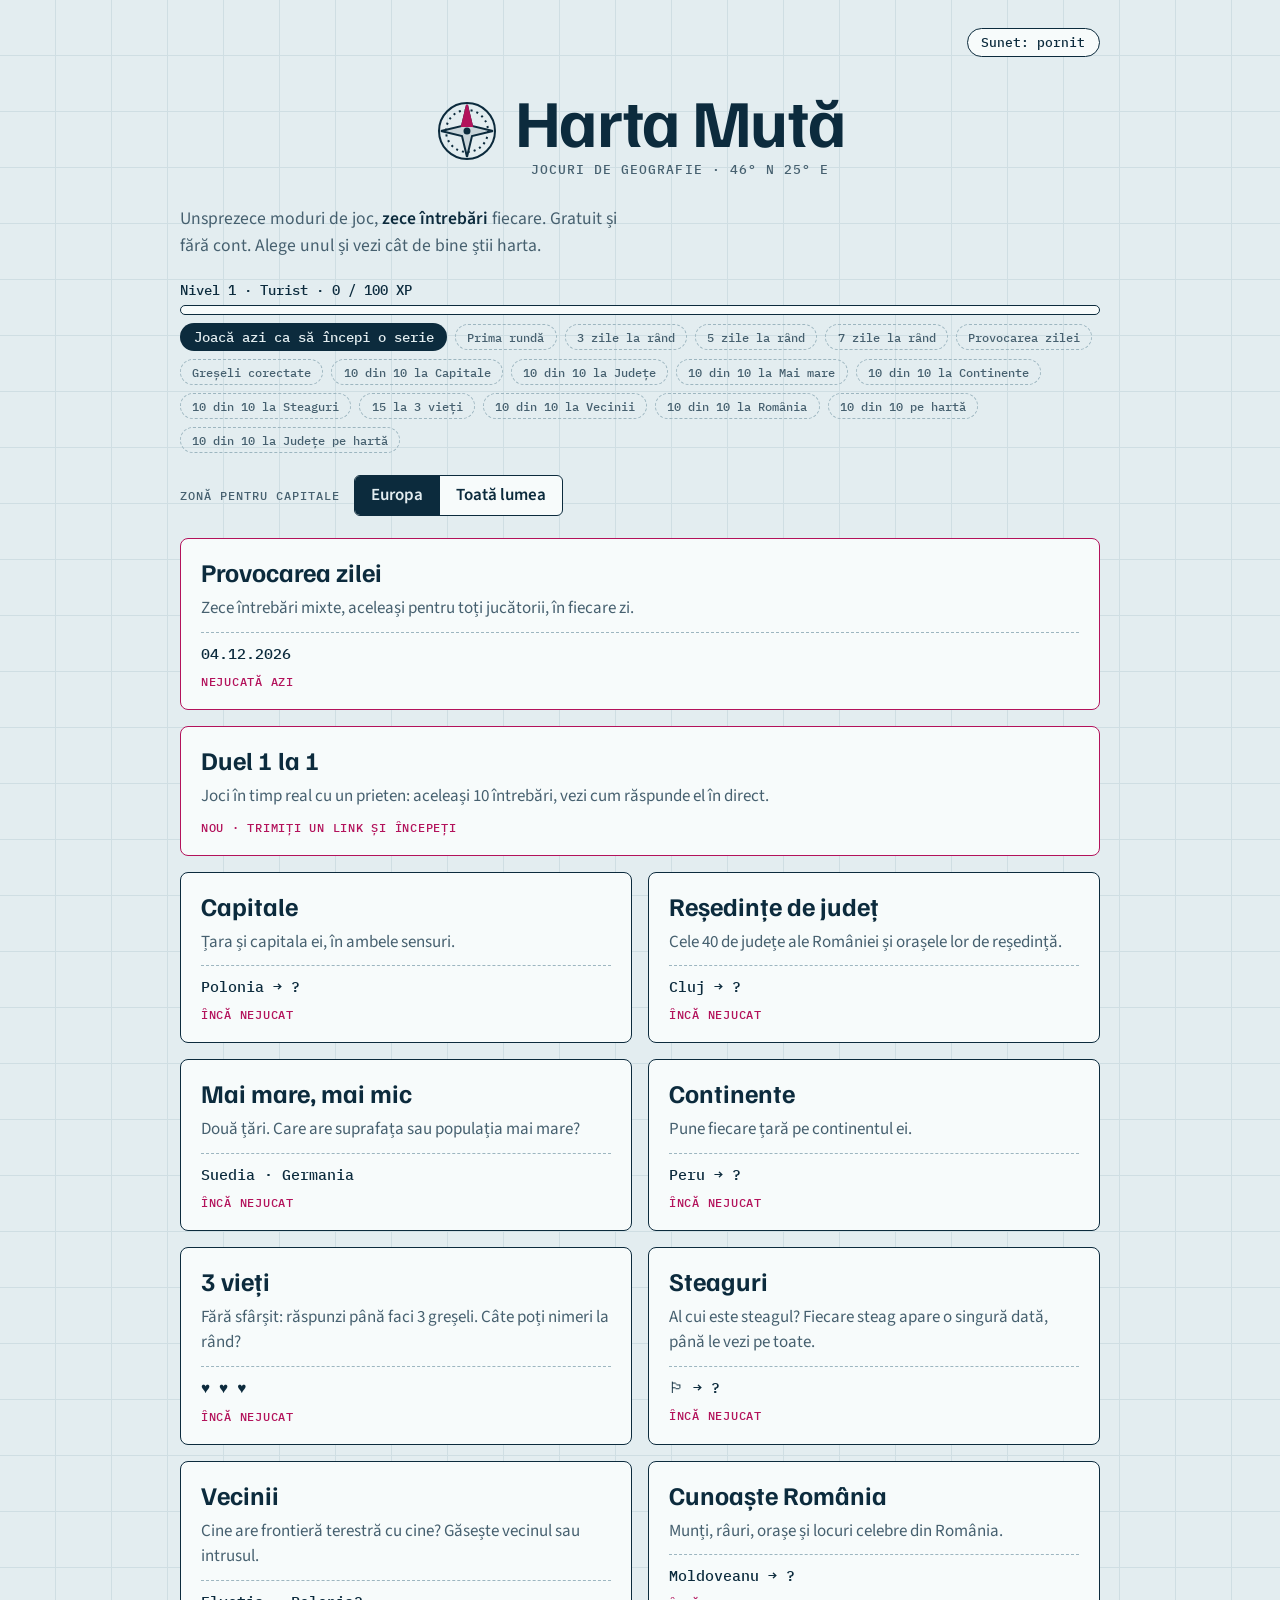
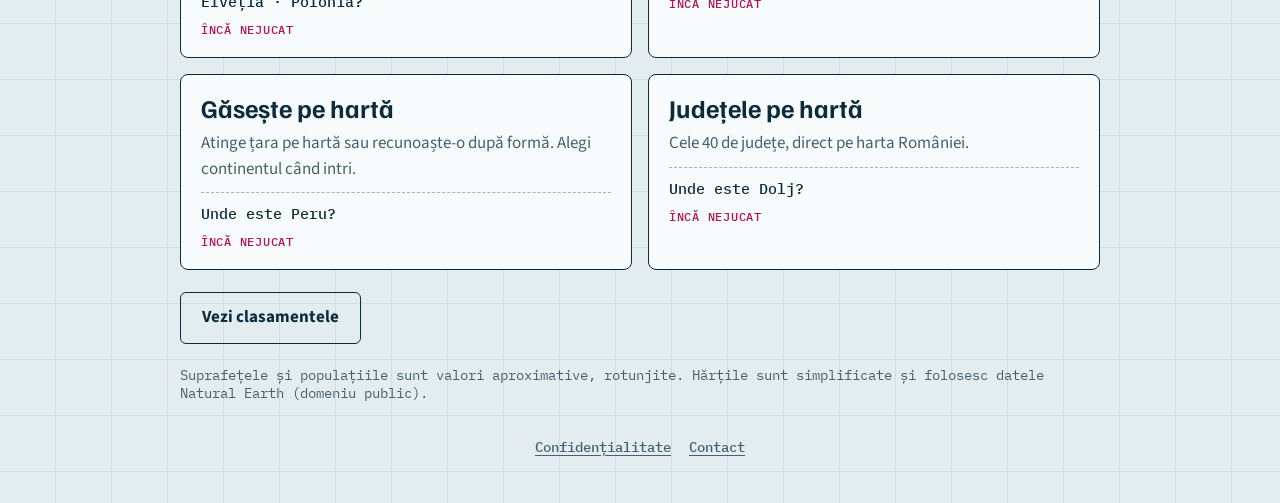
<file: index.html>
<!doctype html>
<html lang="ro">
<head>
<meta charset="utf-8">
<meta name="viewport" content="width=device-width, initial-scale=1, viewport-fit=cover">
<title>Harta Mută</title>
<meta name="description" content="Jocuri de geografie în română: capitale, vecini, hărți interactive, județele României, continente și provocarea zilei.">
<link rel="preconnect" href="https://fonts.googleapis.com">
<link rel="preconnect" href="https://fonts.gstatic.com" crossorigin>
<link rel="stylesheet" href="https://fonts.googleapis.com/css2?family=Familjen+Grotesk:wght@500;700&family=IBM+Plex+Mono:wght@400;500&family=Source+Sans+3:wght@400;600;700&display=swap">
<style>
  html { color-scheme: light; }
  body { margin: 0; }
  img { max-width: 100%; }
  [hidden] { display: none !important; }
  /* Layout: o foaie de hartă (grilă de paralele și meridiane) cu un singur rând de jocuri deasupra; accentul magenta vine din hărțile nautice. */
  :root {
    --sea: #E3EDF0;
    --paper: #F7FBFB;
    --ink: #0C2B3D;
    --ink-soft: #46606F;
    --rule: #CFDEE3;
    --rule-strong: #9DB6C0;
    --accent: #B3125B;
    --accent-ink: #FFFFFF;
    --good: #137A4B;
    --good-bg: #DDF2E7;
    --bad: #D32F2F;
    --bad-bg: #FDE3E3;
    --land: #FBFEFE;
    --land-dim: #C9D9DF;
    --f-display: 'Familjen Grotesk', 'Helvetica Neue', Arial, sans-serif;
    --f-body: 'Source Sans 3', system-ui, -apple-system, 'Segoe UI', sans-serif;
    --f-mono: 'IBM Plex Mono', ui-monospace, Menlo, Consolas, monospace;
  }
  @media (prefers-color-scheme: dark) {
    :root:not([data-theme="light"]) {
      --sea: #0A1B26;
      --paper: #11293A;
      --ink: #DCEAF0;
      --ink-soft: #8FA9B8;
      --rule: #14303F;
      --rule-strong: #2E5266;
      --accent: #F0589A;
      --accent-ink: #0A1B26;
      --good: #4CC98B;
      --good-bg: #12362A;
      --bad: #FF6B6B;
      --bad-bg: #40202A;
      --land: #234B67;
      --land-dim: #132E3E;
      color-scheme: dark;
    }
  }
  :root[data-theme="dark"] {
    --sea: #0A1B26;
    --paper: #11293A;
    --ink: #DCEAF0;
    --ink-soft: #8FA9B8;
    --rule: #14303F;
    --rule-strong: #2E5266;
    --accent: #F0589A;
    --accent-ink: #0A1B26;
    --good: #4CC98B;
    --good-bg: #12362A;
    --bad: #FF6B6B;
    --bad-bg: #40202A;
    --land: #234B67;
    --land-dim: #132E3E;
    color-scheme: dark;
  }

  * { box-sizing: border-box; }
  body {
    background-color: var(--sea);
    background-image:
      linear-gradient(var(--rule) 1px, transparent 1px),
      linear-gradient(90deg, var(--rule) 1px, transparent 1px);
    background-size: 56px 56px;
    background-position: -1px -1px;
    color: var(--ink);
    font: 400 17px/1.5 var(--f-body);
    padding-block: 28px 48px;
    padding-left: max(16px, env(safe-area-inset-left, 0px));
    padding-right: max(16px, env(safe-area-inset-right, 0px));
    min-height: 100vh;
  }
  .wrap { max-width: 920px; margin: 0 auto; display: grid; gap: 28px; }
  h1, h2, h3 { font-family: var(--f-display); text-wrap: balance; margin: 0; line-height: 1.05; }
  p { margin: 0; }
  button { font: inherit; color: inherit; }
  :focus-visible { outline: 3px solid var(--accent); outline-offset: 2px; }

  /* Antet */
  .brand { display: flex; align-items: center; justify-content: center; text-align: center; gap: 16px; flex-wrap: wrap; }
  a.brand { color: inherit; text-decoration: none; cursor: pointer; }
  a.brand:hover h1 { color: var(--accent); }
  .brand svg { width: 64px; height: 64px; flex: none; color: var(--ink); }
  .brand h1 { font-size: clamp(2.5rem, 8vw, 4.2rem); font-weight: 700; letter-spacing: -0.02em; }
  .coords { font: 500 0.8rem var(--f-mono); letter-spacing: 0.08em; text-transform: uppercase; color: var(--ink-soft); margin-top: 6px; }
  .lead { max-width: 52ch; color: var(--ink-soft); font-size: 1.1rem; }
  .lead strong { color: var(--ink); font-weight: 600; }

  /* Bară de stare și selector de zonă */
  .status { display: flex; align-items: center; justify-content: space-between; gap: 12px 18px; flex-wrap: wrap; }
  .streak { font: 500 0.9rem var(--f-mono); color: var(--ink); }
  .chip { border: 1.5px solid var(--ink); background: var(--paper); border-radius: 6px; padding: 0.35rem 0.8rem; font: 500 0.85rem var(--f-mono); cursor: pointer; }
  .chip[aria-pressed="false"] { color: var(--ink-soft); border-color: var(--rule-strong); }
  .zone { display: flex; align-items: center; gap: 14px; flex-wrap: wrap; }
  .zone-label { font: 500 0.78rem var(--f-mono); letter-spacing: 0.08em; text-transform: uppercase; color: var(--ink-soft); }
  .seg { display: inline-flex; border: 1.5px solid var(--ink); border-radius: 6px; overflow: hidden; background: var(--paper); }
  .seg input { position: absolute; opacity: 0; pointer-events: none; }
  .seg label { padding: 0.45rem 1rem; cursor: pointer; font-weight: 600; }
  .seg input + label + input + label { border-left: 1.5px solid var(--ink); }
  .seg input:checked + label { background: var(--ink); color: var(--sea); }
  .seg input:focus-visible + label { outline: 3px solid var(--accent); outline-offset: -3px; }

  /* Plăcile jocurilor */
  .tiles { display: grid; grid-template-columns: repeat(2, minmax(0, 1fr)); gap: 16px; }
  .tile {
    display: grid; gap: 10px; align-content: start; text-align: left;
    background: var(--paper); border: 1.5px solid var(--ink); border-radius: 8px;
    padding: 20px; cursor: pointer; min-width: 0;
    transition: transform 0.12s ease, box-shadow 0.12s ease;
  }
  .tile.daily { grid-column: 1 / -1; border-color: var(--accent); }
  .tile:hover:not(:disabled) { transform: translate(-2px, -2px); box-shadow: 4px 4px 0 var(--accent); }
  .tile:disabled { cursor: default; }
  .tile h2 { font-size: 1.6rem; font-weight: 700; }
  .tile p { color: var(--ink-soft); }
  .tile .sample { font: 500 0.95rem var(--f-mono); color: var(--ink); border-top: 1px dashed var(--rule-strong); padding-top: 10px; }
  .tile .record { font: 500 0.78rem var(--f-mono); letter-spacing: 0.06em; text-transform: uppercase; color: var(--accent); }
  .note { font: 400 0.85rem var(--f-mono); color: var(--ink-soft); }

  /* Insigne */
  .badges-box { background: var(--paper); border: 1.5px solid var(--ink); border-radius: 8px; padding: 0; }
  .badges-box summary { cursor: pointer; padding: 14px 18px; font: 500 0.9rem var(--f-mono); letter-spacing: 0.04em; }
  .badges { display: grid; grid-template-columns: repeat(auto-fill, minmax(15rem, 1fr)); gap: 10px; padding: 0 18px 18px; }
  .badge { display: grid; gap: 2px; padding: 10px 12px; border: 1.5px dashed var(--rule-strong); border-radius: 6px; color: var(--ink-soft); min-width: 0; }
  .badge strong { font-family: var(--f-display); font-size: 1.05rem; }
  .badge span { font-size: 0.9rem; }
  .badge.on { border-style: solid; border-color: var(--good); background: var(--good-bg); color: var(--ink); }
  .badge.on strong { color: var(--good); }

  /* Ecran de joc */
  .play, .end { background: var(--paper); border: 1.5px solid var(--ink); border-radius: 8px; padding: 22px; display: grid; gap: 22px; }
  .bar { display: flex; align-items: center; justify-content: space-between; gap: 12px; flex-wrap: wrap; }
  .link { background: none; border: 0; padding: 4px 0; cursor: pointer; font-weight: 600; color: var(--ink); text-decoration: underline; text-underline-offset: 4px; }
  .stats { display: flex; gap: 18px; flex-wrap: wrap; align-items: center; font: 500 0.85rem var(--f-mono); font-variant-numeric: tabular-nums; color: var(--ink-soft); }
  .stats b { color: var(--ink); font-weight: 500; }
  .ticks { display: flex; gap: 5px; }
  .tick { flex: 1; height: 6px; border-radius: 2px; background: var(--rule-strong); }
  .tick.good { background: var(--good); }
  .tick.bad { background: var(--bad); }
  .tick.now { background: var(--ink); }
  .q { display: grid; gap: 6px; }
  .kicker { font: 500 0.78rem var(--f-mono); letter-spacing: 0.1em; text-transform: uppercase; color: var(--accent); }
  .prompt { font-family: var(--f-display); font-weight: 700; font-size: clamp(2rem, 6.5vw, 3.2rem); line-height: 1.05; letter-spacing: -0.015em; overflow-wrap: anywhere; }
  .ask { color: var(--ink-soft); font-size: 1.1rem; }
  .opts { display: grid; grid-template-columns: repeat(2, minmax(0, 1fr)); gap: 12px; }
  .opts.six { grid-template-columns: repeat(3, minmax(0, 1fr)); }
  .opt {
    display: flex; align-items: center; gap: 12px; text-align: left; min-height: 3.4rem;
    padding: 0.8rem 1rem; border: 1.5px solid var(--ink); border-radius: 6px;
    background: var(--paper); font-weight: 600; font-size: 1.05rem; cursor: pointer; min-width: 0;
    transition: transform 0.12s ease, box-shadow 0.12s ease;
  }
  .opt .txt { display: grid; gap: 2px; min-width: 0; overflow-wrap: anywhere; }
  .opt .detail { font: 500 0.85rem var(--f-mono); color: var(--ink-soft); }
  .opt kbd { font: 500 0.75rem var(--f-mono); color: var(--ink-soft); border: 1px solid var(--rule-strong); border-radius: 3px; padding: 0.1rem 0.4rem; flex: none; }
  .opt:hover:not(:disabled) { transform: translate(-2px, -2px); box-shadow: 3px 3px 0 var(--accent); }
  .opt:disabled { cursor: default; }
  .opt.right { background: var(--good-bg); border-color: var(--good); animation: pop 0.28s ease; }
  .opt.wrong { background: var(--bad-bg); border-color: var(--bad); animation: shake 0.32s ease; }
  .opt.dim { opacity: 0.6; }
  .opts.duo .opt { min-height: 5rem; font-size: 1.25rem; font-family: var(--f-display); }
  .feedback { min-height: 3rem; display: flex; align-items: center; justify-content: space-between; gap: 14px; flex-wrap: wrap; }
  .fb-text { font-weight: 600; flex: 1 1 16rem; }
  .fb-text.good { color: var(--good); }
  .fb-text.bad { color: var(--bad); }
  .fact { border-left: 4px solid var(--accent); padding: 4px 0 4px 14px; color: var(--ink); animation: fade 0.3s ease; }
  .fact-k { font: 500 0.78rem var(--f-mono); letter-spacing: 0.1em; text-transform: uppercase; color: var(--accent); margin-right: 6px; }
  .btn {
    border: 0; border-radius: 6px; background: var(--accent); color: var(--accent-ink);
    padding: 0.75rem 1.3rem; font-weight: 700; cursor: pointer;
  }
  .btn.ghost { background: transparent; color: var(--ink); border: 1.5px solid var(--ink); }
  .btn:hover { filter: brightness(1.08); }
  .btn:disabled { opacity: 0.55; cursor: default; filter: none; }

  @keyframes pop { 0% { transform: scale(1); } 40% { transform: scale(1.04); } 100% { transform: scale(1); } }
  @keyframes shake { 0%, 100% { transform: translateX(0); } 20% { transform: translateX(-6px); } 40% { transform: translateX(6px); } 60% { transform: translateX(-4px); } 80% { transform: translateX(3px); } }
  @keyframes fade { from { opacity: 0; transform: translateY(4px); } to { opacity: 1; transform: none; } }

  /* Rezultat */
  .end { justify-items: start; }
  .score { font-family: var(--f-display); font-weight: 700; font-size: clamp(4rem, 16vw, 7rem); line-height: 0.95; font-variant-numeric: tabular-nums; }
  .score small { font-size: 0.35em; color: var(--ink-soft); font-weight: 500; }
  .end .msg { font-size: 1.2rem; max-width: 40ch; }
  .end .rec { font: 500 0.85rem var(--f-mono); color: var(--ink-soft); }
  .end .rec.good { color: var(--good); }
  .wrong-box { display: grid; gap: 8px; width: 100%; }
  .wrong-box h3 { font-size: 1.2rem; }
  .wrong-list { list-style: none; margin: 0; padding: 0; border: 1.5px solid var(--bad); border-radius: 6px; background: var(--bad-bg); }
  .wrong-list li { padding: 0.5rem 0.9rem; border-top: 1px dashed var(--rule-strong); overflow-wrap: anywhere; }
  .wrong-list li:first-child { border-top: 0; }
  .actions { display: flex; gap: 12px; flex-wrap: wrap; }

  /* Clasamente */
  .board-tabs { display: flex; flex-wrap: wrap; gap: 8px; }
  .tab { border: 1.5px solid var(--ink); background: var(--paper); border-radius: 6px; padding: 0.45rem 0.9rem; font-weight: 600; cursor: pointer; }
  .tab[aria-pressed="true"] { background: var(--ink); color: var(--sea); }
  .board { list-style: none; margin: 0; padding: 0; border: 1.5px solid var(--ink); border-radius: 6px; overflow: hidden; background: var(--paper); width: 100%; }
  .board li { display: grid; grid-template-columns: 2.4rem minmax(0, 1fr) auto; gap: 10px; align-items: baseline; padding: 0.55rem 0.9rem; border-top: 1px dashed var(--rule-strong); }
  .board li:first-child { border-top: 0; }
  .board .rk { font: 500 0.85rem var(--f-mono); color: var(--ink-soft); font-variant-numeric: tabular-nums; }
  .board .nm { overflow-wrap: anywhere; font-weight: 600; }
  .board .sc { font: 500 0.95rem var(--f-mono); font-variant-numeric: tabular-nums; }
  .board li.me { background: var(--good-bg); }
  .board-msg { font: 400 0.9rem var(--f-mono); color: var(--ink-soft); }
  .submit { display: grid; gap: 8px; width: 100%; max-width: 28rem; }
  .submit label { font: 500 0.78rem var(--f-mono); letter-spacing: 0.08em; text-transform: uppercase; color: var(--ink-soft); }
  .submit .row { display: flex; gap: 10px; flex-wrap: wrap; }
  .submit input { flex: 1 1 10rem; min-width: 0; padding: 0.7rem 0.8rem; border: 1.5px solid var(--ink); border-radius: 6px; background: var(--paper); color: var(--ink); font: inherit; }

  @media (max-width: 640px) {
    body { font-size: 16px; padding-block: 20px 36px; }
    .tiles, .opts { grid-template-columns: minmax(0, 1fr); }
    .opts.six { grid-template-columns: repeat(2, minmax(0, 1fr)); }
    .opts.duo { grid-template-columns: minmax(0, 1fr); }
    .play, .end { padding: 16px; }
    .brand svg { width: 52px; height: 52px; }
  }
  @media (prefers-reduced-motion: reduce) {
    .tile, .opt { transition: none; }
    .tile:hover:not(:disabled), .opt:hover:not(:disabled) { transform: none; }
    .opt.right, .opt.wrong, .fact { animation: none; }
  }

  /* Unelte, serie, insigne */
  .tools { display: flex; justify-content: flex-end; }
  .chip { border: 1.5px solid var(--ink); background: var(--paper); border-radius: 999px; padding: 0.3rem 0.85rem; font: 500 0.8rem var(--f-mono); cursor: pointer; }
  .chip[aria-pressed="false"] { color: var(--ink-soft); border-style: dashed; }
  .strip { display: flex; flex-wrap: wrap; gap: 8px; align-items: center; }
  .streak { font: 500 0.85rem var(--f-mono); padding: 0.3rem 0.85rem; border-radius: 999px; background: var(--ink); color: var(--sea); }
  .badge { font: 500 0.78rem var(--f-mono); padding: 0.25rem 0.7rem; border-radius: 999px; border: 1.5px solid var(--accent); color: var(--accent); }
  .badge.locked { border: 1.5px dashed var(--rule-strong); color: var(--ink-soft); }
  .tile.daily { grid-column: 1 / -1; border-color: var(--accent); }
  .newbadge { font: 500 0.9rem var(--f-mono); color: var(--accent); }

  /* Curiozitate și greșeli */
  .fact { margin: 0; padding: 0.8rem 1rem; border-left: 4px solid var(--accent); background: var(--sea); border-radius: 0 6px 6px 0; max-width: 60ch; }
  .wrong-box { width: 100%; display: grid; gap: 8px; }
  .wrong-box h3 { font-size: 1.1rem; }
  .wrong-list { margin: 0; padding: 0; list-style: none; display: grid; gap: 6px; font: 500 0.92rem var(--f-mono); }
  .wrong-list li { border-left: 3px solid var(--bad); padding: 0.2rem 0 0.2rem 0.7rem; overflow-wrap: anywhere; }

  @keyframes shake { 0%, 100% { transform: translateX(0); } 25% { transform: translateX(-6px); } 75% { transform: translateX(6px); } }
  @keyframes pop { 0% { transform: scale(1); } 50% { transform: scale(1.03); } 100% { transform: scale(1); } }
  .opt.wrong { animation: shake 0.35s ease; }
  .opt.right { animation: pop 0.3s ease; }
  @media (prefers-reduced-motion: reduce) { .opt.wrong, .opt.right { animation: none; } }

  /* Nivele */
  .xp { flex: 1 1 100%; display: grid; gap: 6px; }
  .xp-text { font: 500 0.85rem var(--f-mono); }
  .xpbar { height: 10px; border: 1.5px solid var(--ink); border-radius: 999px; overflow: hidden; background: var(--paper); }
  .xpbar span { display: block; height: 100%; background: var(--accent); transition: width 0.4s ease; }
  /* Duel */
  .duelbar { display: grid; gap: 6px; padding: 10px 12px; border: 1.5px dashed var(--rule-strong); border-radius: 6px; }
  .duel-code { font: 700 clamp(2.4rem, 11vw, 3.6rem)/1 var(--f-mono); letter-spacing: 0.14em; margin: 0; }
  .duel-players { list-style: none; margin: 0; padding: 0; display: grid; gap: 6px; font: 500 0.95rem var(--f-mono); }
  .duel-players li { border-left: 3px solid var(--accent); padding: 0.2rem 0 0.2rem 0.7rem; overflow-wrap: anywhere; }
  .duel-end { display: grid; gap: 12px; width: 100%; }
  .submit select { padding: 0.7rem 0.8rem; border: 1.5px solid var(--ink); border-radius: 6px; background: var(--paper); color: var(--ink); font: inherit; }
  .submit .row input[readonly] { font: 500 0.85rem var(--f-mono); }
  /* Hărți */
  .prompt.long { font-size: clamp(1.5rem, 4.6vw, 2.2rem); line-height: 1.15; }
  .flag { display: block; width: min(100%, 360px); height: auto; aspect-ratio: 4 / 3; object-fit: contain; border: 1.5px solid var(--ink); border-radius: 6px; background: var(--paper); }
  .mapbox { position: relative; border: 1.5px solid var(--ink); border-radius: 8px; background: var(--sea); overflow: hidden; }
  .mapbox svg { display: block; width: 100%; height: auto; max-height: 72vh; touch-action: pan-y; cursor: grab; user-select: none; -webkit-user-select: none; }
  .mapbox svg.zoomed { touch-action: none; }
  .mtools { position: absolute; top: 8px; right: 8px; display: grid; gap: 6px; }
  .mbtn { width: 40px; height: 40px; border: 1.5px solid var(--ink); background: var(--paper); border-radius: 6px; font: 700 1.2rem/1 var(--f-body); cursor: pointer; }
  .mbtn:hover { background: var(--ink); color: var(--sea); }
  .mp { fill: var(--land); stroke: var(--ink-soft); stroke-width: 0.7px; stroke-linejoin: round; vector-effect: non-scaling-stroke; }
  .mp.on { cursor: pointer; }
  .mp.on:hover { fill: color-mix(in srgb, var(--accent) 26%, var(--land)); }
  .mp.off { fill: var(--land-dim); stroke: var(--rule-strong); pointer-events: none; }
  .mp.mark { fill: var(--accent); stroke: var(--ink); stroke-width: 1.4px; }
  .mp.right { fill: var(--good); stroke: var(--ink); stroke-width: 1.4px; }
  .mp.wrong { fill: var(--bad); stroke: var(--ink); stroke-width: 1.4px; }
  .mapbox.pick .mp.on, .mapbox.done .mp.on { pointer-events: none; cursor: default; }
  .mlab { font-family: var(--f-display); font-weight: 700; fill: var(--ink); stroke: var(--paper); paint-order: stroke; stroke-linejoin: round; pointer-events: none; }

  /* Subsol și loc pentru reclame (inactiv până se completează ADSENSE în script) */
  .foot { display: flex; gap: 18px; flex-wrap: wrap; justify-content: center; padding-top: 8px; font: 500 0.85rem var(--f-mono); }
  .foot a { color: var(--ink-soft); text-underline-offset: 3px; }
  .ad-slot { width: 100%; min-height: 90px; display: grid; gap: 4px; justify-items: stretch; overflow: hidden; }
  .ad-label { font: 500 0.7rem var(--f-mono); letter-spacing: 0.08em; text-transform: uppercase; color: var(--ink-soft); }
</style>
</head>
<body>
<div class="wrap">
  <div class="tools">
    <button class="chip" id="snd" type="button" aria-pressed="true">Sunet: pornit</button>
  </div>

  <header>
    <a class="brand" id="brand" href="./" aria-label="Harta Mută, înapoi la meniu">
      <svg viewBox="0 0 64 64" role="img" aria-label="Roza vânturilor" fill="none" stroke="currentColor" stroke-width="2">
        <circle cx="32" cy="32" r="28"/>
        <circle cx="32" cy="32" r="21" stroke-dasharray="2 4"/>
        <polygon points="32,6 37,27 58,32 37,37 32,58 27,37 6,32 27,27" fill="currentColor" fill-opacity="0.12"/>
        <polygon points="32,6 37,27 27,27" fill="var(--accent)" stroke="var(--accent)"/>
        <circle cx="32" cy="32" r="2.5" fill="currentColor"/>
      </svg>
      <div>
        <h1>Harta Mută</h1>
        <p class="coords">Jocuri de geografie · 46° N 25° E</p>
      </div>
    </a>
  </header>

  <!-- ECRAN: alegerea jocului -->
  <main id="home" class="wrap" style="gap:22px">
    <p class="lead">Unsprezece moduri de joc, <strong>zece întrebări</strong> fiecare. Gratuit și fără cont. Alege unul și vezi cât de bine știi harta.</p>

    <div class="strip" id="strip" aria-label="Seria și insignele tale"></div>

    <div class="zone">
      <span class="zone-label" id="zone-label">Zonă pentru Capitale</span>
      <div class="seg" role="radiogroup" aria-labelledby="zone-label">
        <input type="radio" name="zone" id="zone-e" value="E" checked>
        <label for="zone-e">Europa</label>
        <input type="radio" name="zone" id="zone-w" value="W">
        <label for="zone-w">Toată lumea</label>
      </div>
    </div>

    <div class="tiles" id="tiles"></div>
    <div><button class="btn ghost" id="show-boards" type="button" hidden>Vezi clasamentele</button></div>
    <p class="note">Suprafețele și populațiile sunt valori aproximative, rotunjite. Hărțile sunt simplificate și folosesc datele Natural Earth (domeniu public).</p>
    <div class="ad-slot" id="ad-home" hidden></div>
  </main>

  <!-- ECRAN: jocul -->
  <section id="play" class="play" hidden aria-live="polite">
    <div class="bar">
      <button class="link" id="back" type="button">← Toate jocurile</button>
      <div class="stats">
        <span id="st-q">Întrebarea <b id="st-round">1</b>/<span id="st-total">10</span></span>
        <span id="st-lives" hidden>Vieți <b id="st-lives-v">♥♥♥</b></span>
        <span>Scor <b id="st-score">0</b></span>
        <span>La rând <b id="st-streak">0</b></span>
      </div>
    </div>
    <div class="ticks" id="ticks" aria-hidden="true"></div>
    <div class="duelbar" id="duelbar" hidden>
      <div class="stats"><span>Adversar: <b id="duel-opp-name"></b></span><span id="duel-opp-score"></span></div>
      <div class="ticks" id="duel-opp-ticks" aria-hidden="true"></div>
    </div>
    <div class="q">
      <p class="kicker" id="kicker"></p>
      <h2 class="prompt" id="prompt"></h2>
      <p class="ask" id="ask"></p>
    </div>
    <img class="flag" id="flag" alt="Steagul de ghicit" hidden>
    <div class="mapbox" id="mapbox" hidden>
      <svg id="map" role="img" aria-label="Harta" viewBox="0 0 1000 520" preserveAspectRatio="xMidYMid meet"></svg>
      <div class="mtools">
        <button class="mbtn" id="mz-in" type="button" aria-label="Mărește harta">+</button>
        <button class="mbtn" id="mz-out" type="button" aria-label="Micșorează harta">−</button>
        <button class="mbtn" id="mz-reset" type="button" aria-label="Revino la harta întreagă">⟲</button>
      </div>
    </div>
    <div class="opts" id="opts"></div>
    <div class="feedback">
      <p class="fb-text" id="fb"></p>
      <button class="btn" id="next" type="button" hidden>Următoarea</button>
    </div>
    <p class="fact" id="fact" hidden></p>
  </section>

  <!-- ECRAN: alegerea continentului pentru „Găsește pe hartă” -->
  <section id="cont" class="play" hidden>
    <div class="bar"><button class="link" id="cont-back" type="button">← Toate jocurile</button></div>
    <h2 class="prompt" style="font-size: clamp(1.8rem, 5vw, 2.6rem)">Găsește pe hartă</h2>
    <p class="ask">Alege continentul pe care vrei să joci.</p>
    <div class="tiles" id="cont-tiles"></div>
  </section>

  <!-- ECRAN: duel 1 la 1 -->
  <section id="duel" class="play" hidden>
    <div class="bar"><button class="link" id="duel-back" type="button">← Toate jocurile</button></div>
    <h2 class="prompt" style="font-size: clamp(1.8rem, 5vw, 2.6rem)">Duel 1 la 1</h2>
    <div id="duel-lobby" class="submit">
      <p class="ask">Aceleași 10 întrebări pentru amândoi, în același timp. Câștigă cine are mai multe corecte, iar la egalitate cine e mai rapid.</p>
      <label for="duel-name">Numele tău</label>
      <input id="duel-name" maxlength="20" autocomplete="nickname" placeholder="ex. Alex">
      <div class="row"><button class="btn" id="duel-create" type="button">Creează o cameră</button></div>
      <label for="duel-code-in">Sau intră cu un cod</label>
      <div class="row">
        <input id="duel-code-in" maxlength="6" autocapitalize="characters" autocomplete="off" placeholder="ex. K7M2Q">
        <button class="btn ghost" id="duel-join" type="button">Intră</button>
      </div>
      <p class="board-msg" id="duel-msg" role="status"></p>
    </div>
    <div id="duel-room" class="submit" hidden>
      <label>Codul camerei</label>
      <p class="duel-code" id="duel-code"></p>
      <div class="row">
        <input id="duel-link" readonly aria-label="Link de invitație">
        <button class="btn ghost" id="duel-copy" type="button">Copiază</button>
        <button class="btn ghost" id="duel-share" type="button" hidden>Trimite</button>
      </div>
      <ul class="duel-players" id="duel-players"></ul>
      <div id="duel-host-ctl" class="submit" style="max-width:none">
        <label for="duel-game">Jocul</label>
        <select id="duel-game"></select>
        <div class="row"><button class="btn" id="duel-start" type="button" disabled>Începe</button></div>
      </div>
      <p class="board-msg" id="duel-status" role="status"></p>
    </div>
  </section>

  <!-- ECRAN: clasamente -->
  <section id="boards" class="play" hidden>
    <div class="bar"><button class="link" id="boards-back" type="button">← Toate jocurile</button></div>
    <h2 class="prompt" style="font-size: clamp(1.8rem, 5vw, 2.6rem)">Clasamente</h2>
    <div class="board-tabs" id="board-tabs"></div>
    <ol class="board" id="board-list" hidden></ol>
    <p class="board-msg" id="board-msg"></p>
  </section>

  <!-- ECRAN: rezultat -->
  <section id="end" class="end" hidden>
    <p class="kicker" id="end-game"></p>
    <div class="score"><span id="end-score">0</span><small>/<span id="end-total">10</span></small></div>
    <p class="msg" id="end-msg"></p>
    <p class="rec" id="end-rec"></p>
    <p class="newbadge" id="end-badges" hidden></p>
    <p class="rec" id="end-xp" hidden></p>

    <div class="wrong-box" id="wrong-box" hidden>
      <h3>Greșelile tale</h3>
      <ul class="wrong-list" id="wrong-list"></ul>
    </div>

    <div class="duel-end" id="duel-end" hidden>
      <p class="msg" id="duel-verdict" role="status"></p>
      <ol class="board" id="duel-table"></ol>
      <div class="actions"><button class="btn" id="duel-rematch" type="button">Revanșă</button></div>
    </div>

    <div class="submit" id="submit-box" hidden>
      <label for="player-name">Numele tău în clasament</label>
      <div class="row">
        <input id="player-name" maxlength="20" autocomplete="nickname" placeholder="ex. Alex">
        <button class="btn" id="send-score" type="button">Trimite scorul</button>
      </div>
      <p class="board-msg" id="send-msg"></p>
    </div>
    <ol class="board" id="end-board" hidden></ol>

    <div class="actions">
      <button class="btn" id="repeat-wrong" type="button" hidden>Repetă greșelile</button>
      <button class="btn ghost" id="again" type="button">Încă o rundă</button>
      <button class="btn ghost" id="home-btn" type="button">Alte jocuri</button>
    </div>
    <div class="ad-slot" id="ad-end" hidden></div>
  </section>

  <footer class="foot">
    <a href="confidentialitate.html">Confidențialitate</a>
    <a href="contact.html">Contact</a>
  </footer>
</div>

<script>
(function () {
  'use strict';

  // ---------- setări ----------
  var CONFIG = { url: 'https://apoaelqidmsfadypvfmf.supabase.co', key: 'sb_publishable_7ce0hrSOgMHJMEiVdYomtg_KZ1kofQq' };
  var ENABLED = !!(CONFIG.url && CONFIG.key);
  // Statistici de vizite: pune aici Website ID din Umami Cloud (umami.is). Cât timp e gol, nu se încarcă nimic.
  var UMAMI_ID = '30ee3f56-7ea2-4f81-aedb-c54de5eb17a9';
  // Reclame (Google AdSense). Lasă gol până ai cont aprobat și mesajul de consimțământ activat
  // (AdSense -> Privacy & messaging). Completează client (ca-pub-...) și id-ul fiecărei unități de reclamă.
  var ADSENSE = { client: '', slots: { home: '', end: '' } };
  var ROUNDS = 10;

  var CONT = { E: 'Europa', A: 'Asia', F: 'Africa', N: 'America de Nord', S: 'America de Sud', O: 'Oceania' };
  var CONT_ORDER = ['E', 'A', 'F', 'N', 'S', 'O'];

  // nume, capitală (null = nu apare la Capitale), continent, suprafață (km²), populație (mil.), ambiguu între continente, cod ISO
  var RAW = [
    ["Afganistan","Kabul","A",652230,43.8,0,"AFG"],
    ["Albania","Tirana","E",28748,2.3,0,"ALB"],
    ["Algeria","Alger","F",2381741,47.4,0,"DZA"],
    ["Andorra","Andorra la Vella","E",468,0.08,0,"AND"],
    ["Angola","Luanda","F",1246700,39,0,"AGO"],
    ["Antigua și Barbuda","Saint John's","N",442,0.09,0,"ATG"],
    ["Argentina","Buenos Aires","S",2780400,45.9,0,"ARG"],
    ["Armenia","Erevan","A",29743,3.1,1,"ARM"],
    ["Australia","Canberra","O",7692024,27.6,0,"AUS"],
    ["Austria","Viena","E",83871,9.2,0,"AUT"],
    ["Azerbaidjan","Baku","A",86600,10.2,1,"AZE"],
    ["Bahamas","Nassau","N",13943,0.4,0,"BHS"],
    ["Bahrain","Manama","A",765,1.6,0,"BHR"],
    ["Bangladesh","Dhaka","A",147570,175.7,0,"BGD"],
    ["Barbados","Bridgetown","N",430,0.28,0,"BRB"],
    ["Belarus","Minsk","E",207600,9.1,0,"BLR"],
    ["Belgia","Bruxelles","E",30528,11.9,0,"BEL"],
    ["Belize","Belmopan","N",22966,0.42,0,"BLZ"],
    ["Benin",null,"F",112622,14.8,0,"BEN"],
    ["Bhutan","Thimphu","A",38394,0.8,0,"BTN"],
    ["Bolivia",null,"S",1098581,12.6,0,"BOL"],
    ["Bosnia și Herțegovina","Sarajevo","E",51209,3.1,0,"BIH"],
    ["Botswana","Gaborone","F",582000,2.6,0,"BWA"],
    ["Brazilia","Brasília","S",8515767,212.8,0,"BRA"],
    ["Brunei","Bandar Seri Begawan","A",5765,0.47,0,"BRN"],
    ["Bulgaria","Sofia","E",110879,6.4,0,"BGR"],
    ["Burkina Faso","Ouagadougou","F",272967,24.1,0,"BFA"],
    ["Burundi",null,"F",27834,14.4,0,"BDI"],
    ["Cambodgia","Phnom Penh","A",181035,17.8,0,"KHM"],
    ["Camerun","Yaoundé","F",475442,29.9,0,"CMR"],
    ["Canada","Ottawa","N",9984670,41.7,0,"CAN"],
    ["Capul Verde","Praia","F",4033,0.53,0,"CPV"],
    ["Republica Centrafricană","Bangui","F",622984,5.5,0,"CAF"],
    ["Ciad","N'Djamena","F",1284000,21,0,"TCD"],
    ["Chile","Santiago","S",756102,19.9,0,"CHL"],
    ["China","Beijing","A",9706961,1406.6,0,"CHN"],
    ["Columbia","Bogotá","S",1141748,53.4,0,"COL"],
    ["Comore","Moroni","F",1862,0.88,0,"COM"],
    ["Costa Rica","San José","N",51100,5.2,0,"CRI"],
    ["Croația","Zagreb","E",56594,3.9,0,"HRV"],
    ["Cuba","Havana","N",109884,10.9,0,"CUB"],
    ["Cipru","Nicosia","E",9251,1.4,1,"CYP"],
    ["Cehia","Praga","E",78865,10.9,0,"CZE"],
    ["Danemarca","Copenhaga","E",43094,6,0,"DNK"],
    ["Djibouti","Djibouti","F",23200,1.2,0,"DJI"],
    ["Dominica","Roseau","N",751,0.07,0,"DMA"],
    ["Republica Dominicană","Santo Domingo","N",48671,11.5,0,"DOM"],
    ["R.D. Congo","Kinshasa","F",2344858,112.8,0,"COD"],
    ["Ecuador","Quito","S",276841,18.3,0,"ECU"],
    ["Egipt","Cairo","F",1002450,118.4,0,"EGY"],
    ["El Salvador","San Salvador","N",21041,6.4,0,"SLV"],
    ["Guineea Ecuatorială","Malabo","F",28051,1.9,0,"GNQ"],
    ["Eritreea","Asmara","F",117600,3.6,0,"ERI"],
    ["Estonia","Tallinn","E",45227,1.4,0,"EST"],
    ["Eswatini",null,"F",17364,1.3,0,"SWZ"],
    ["Etiopia","Addis Abeba","F",1104300,135.5,0,"ETH"],
    ["Fiji","Suva","O",18272,0.93,0,"FJI"],
    ["Finlanda","Helsinki","E",338424,5.6,0,"FIN"],
    ["Franța","Paris","E",551695,68.7,0,"FRA"],
    ["Gabon","Libreville","F",267668,2.6,0,"GAB"],
    ["Gambia","Banjul","F",10689,2.8,0,"GMB"],
    ["Georgia","Tbilisi","A",69700,3.9,1,"GEO"],
    ["Germania","Berlin","E",357114,83.5,0,"DEU"],
    ["Ghana","Accra","F",238533,35.1,0,"GHA"],
    ["Grecia","Atena","E",131990,10.4,0,"GRC"],
    ["Grenada","Saint George's","N",344,0.12,0,"GRD"],
    ["Guatemala","Ciudad de Guatemala","N",108889,18.7,0,"GTM"],
    ["Guineea","Conakry","F",245857,15.1,0,"GIN"],
    ["Guineea-Bissau","Bissau","F",36125,2.2,0,"GNB"],
    ["Guyana","Georgetown","S",214969,0.84,0,"GUY"],
    ["Haiti","Port-au-Prince","N",27750,11.9,0,"HTI"],
    ["Honduras","Tegucigalpa","N",112492,11,0,"HND"],
    ["Ungaria","Budapesta","E",93028,9.5,0,"HUN"],
    ["Islanda","Reykjavík","E",103000,0.39,0,"ISL"],
    ["India","New Delhi","A",3287590,1463.9,0,"IND"],
    ["Indonezia","Jakarta","A",1904569,285.7,0,"IDN"],
    ["Iran","Teheran","A",1648195,92.4,0,"IRN"],
    ["Irak","Bagdad","A",438317,47,0,"IRQ"],
    ["Irlanda","Dublin","E",70273,5.5,0,"IRL"],
    ["Israel",null,"A",20770,10.1,0,"ISR"],
    ["Italia","Roma","E",301336,58.9,0,"ITA"],
    ["Coasta de Fildeș",null,"F",322463,32.7,0,"CIV"],
    ["Jamaica","Kingston","N",10991,2.8,0,"JAM"],
    ["Japonia","Tokyo","A",377930,123.4,0,"JPN"],
    ["Iordania","Amman","A",89342,11.5,0,"JOR"],
    ["Kazahstan","Astana","A",2724900,20.8,1,"KAZ"],
    ["Kenya","Nairobi","F",580367,57.5,0,"KEN"],
    ["Kiribati",null,"O",811,0.14,0,"KIR"],
    ["Kuweit","Kuweit","A",17818,4.9,0,"KWT"],
    ["Kârgâzstan","Bișkek","A",199951,7.3,0,"KGZ"],
    ["Laos","Vientiane","A",236800,7.9,0,"LAO"],
    ["Letonia","Riga","E",64559,1.8,0,"LVA"],
    ["Liban","Beirut","A",10452,5.8,0,"LBN"],
    ["Lesotho","Maseru","F",30355,2.4,0,"LSO"],
    ["Liberia","Monrovia","F",111369,5.7,0,"LBR"],
    ["Libia","Tripoli","F",1759540,7.5,0,"LBY"],
    ["Liechtenstein","Vaduz","E",160,0.04,0,"LIE"],
    ["Lituania","Vilnius","E",65300,2.9,0,"LTU"],
    ["Luxemburg","Luxemburg","E",2586,0.69,0,"LUX"],
    ["Madagascar","Antananarivo","F",587041,32.7,0,"MDG"],
    ["Malawi","Lilongwe","F",118484,22.2,0,"MWI"],
    ["Malaysia","Kuala Lumpur","A",330803,36,0,"MYS"],
    ["Maldive","Malé","A",300,0.53,0,"MDV"],
    ["Mali","Bamako","F",1240192,25.2,0,"MLI"],
    ["Malta","Valletta","E",316,0.58,0,"MLT"],
    ["Insulele Marshall","Majuro","O",181,0.04,0,"MHL"],
    ["Mauritania","Nouakchott","F",1030700,5.3,0,"MRT"],
    ["Mauritius","Port Louis","F",2040,1.2,0,"MUS"],
    ["Mexic","Ciudad de Mexico","N",1964375,131.9,0,"MEX"],
    ["Micronezia","Palikir","O",702,0.11,0,"FSM"],
    ["Republica Moldova","Chișinău","E",33846,2.4,0,"MDA"],
    ["Monaco","Monaco","E",2,0.04,0,"MCO"],
    ["Mongolia","Ulan Bator","A",1564110,3.6,0,"MNG"],
    ["Muntenegru","Podgorica","E",13812,0.62,0,"MNE"],
    ["Maroc","Rabat","F",446550,38.4,0,"MAR"],
    ["Mozambic","Maputo","F",801590,35.6,0,"MOZ"],
    ["Myanmar","Naypyidaw","A",676578,54.9,0,"MMR"],
    ["Namibia","Windhoek","F",825615,3.1,0,"NAM"],
    ["Nauru",null,"O",21,0.01,0,"NRU"],
    ["Nepal","Kathmandu","A",147181,29.6,0,"NPL"],
    ["Olanda","Amsterdam","E",41850,18.1,0,"NLD"],
    ["Noua Zeelandă","Wellington","O",270467,5.3,0,"NZL"],
    ["Nicaragua","Managua","N",130373,7,0,"NIC"],
    ["Niger","Niamey","F",1267000,27.9,0,"NER"],
    ["Nigeria","Abuja","F",923768,237.5,0,"NGA"],
    ["Coreea de Nord","Phenian","A",120538,26.6,0,"PRK"],
    ["Macedonia de Nord","Skopje","E",25713,1.8,0,"MKD"],
    ["Norvegia","Oslo","E",323802,5.6,0,"NOR"],
    ["Oman","Muscat","A",309500,5.5,0,"OMN"],
    ["Pakistan","Islamabad","A",881912,255.2,0,"PAK"],
    ["Palau","Ngerulmud","O",459,0.02,0,"PLW"],
    ["Panama","Panama","N",75417,4.6,0,"PAN"],
    ["Papua-Noua Guinee","Port Moresby","O",462840,10.8,0,"PNG"],
    ["Paraguay","Asunción","S",406752,7,0,"PRY"],
    ["Peru","Lima","S",1285216,34.6,0,"PER"],
    ["Filipine","Manila","A",342353,116.8,0,"PHL"],
    ["Polonia","Varșovia","E",312679,36.4,0,"POL"],
    ["Portugalia","Lisabona","E",92090,10.8,0,"PRT"],
    ["Qatar","Doha","A",11586,3,0,"QAT"],
    ["Republica Congo","Brazzaville","F",342000,6.5,0,"COG"],
    ["România","București","E",238391,19,0,"ROU"],
    ["Rusia","Moscova","E",17098242,143.5,1,"RUS"],
    ["Rwanda","Kigali","F",26338,14.6,0,"RWA"],
    ["Saint Kitts și Nevis","Basseterre","N",261,0.05,0,"KNA"],
    ["Sfânta Lucia","Castries","N",616,0.18,0,"LCA"],
    ["Saint Vincent și Grenadinele","Kingstown","N",389,0.1,0,"VCT"],
    ["Samoa","Apia","O",2842,0.22,0,"WSM"],
    ["San Marino","San Marino","E",61,0.03,0,"SMR"],
    ["Sao Tome și Principe","São Tomé","F",964,0.24,0,"STP"],
    ["Arabia Saudită","Riad","A",2149690,37,0,"SAU"],
    ["Senegal","Dakar","F",196722,18.9,0,"SEN"],
    ["Serbia","Belgrad","E",88361,6.5,0,"SRB"],
    ["Seychelles","Victoria","F",452,0.12,0,"SYC"],
    ["Sierra Leone","Freetown","F",71740,8.8,0,"SLE"],
    ["Singapore","Singapore","A",710,6.1,0,"SGP"],
    ["Slovacia","Bratislava","E",49037,5.4,0,"SVK"],
    ["Slovenia","Ljubljana","E",20273,2.1,0,"SVN"],
    ["Insulele Solomon","Honiara","O",28896,0.84,0,"SLB"],
    ["Somalia","Mogadiscio","F",637657,19.7,0,"SOM"],
    ["Africa de Sud","Pretoria","F",1221037,64.7,0,"ZAF"],
    ["Coreea de Sud","Seul","A",100210,51.7,0,"KOR"],
    ["Sudanul de Sud","Juba","F",619745,12.2,0,"SSD"],
    ["Spania","Madrid","E",505992,49.4,0,"ESP"],
    ["Sri Lanka",null,"A",65610,21.8,0,"LKA"],
    ["Sudan","Khartum","F",1886068,51.7,0,"SDN"],
    ["Suriname","Paramaribo","S",163820,0.64,0,"SUR"],
    ["Suedia","Stockholm","E",450295,10.6,0,"SWE"],
    ["Elveția","Berna","E",41284,9.1,0,"CHE"],
    ["Siria","Damasc","A",185180,25.6,0,"SYR"],
    ["Tadjikistan","Dușanbe","A",143100,10.8,0,"TJK"],
    ["Tanzania","Dodoma","F",945087,70.5,0,"TZA"],
    ["Thailanda","Bangkok","A",513120,71.6,0,"THA"],
    ["Timorul de Est","Dili","A",14874,1.4,0,"TLS"],
    ["Togo","Lomé","F",56785,8.6,0,"TGO"],
    ["Tonga","Nuku'alofa","O",747,0.1,0,"TON"],
    ["Trinidad și Tobago","Port of Spain","N",5130,1.4,0,"TTO"],
    ["Tunisia","Tunis","F",163610,12.3,0,"TUN"],
    ["Turcia","Ankara","A",783562,85.9,1,"TUR"],
    ["Turkmenistan","Așgabat","A",488100,7.6,0,"TKM"],
    ["Tuvalu","Funafuti","O",26,0.01,0,"TUV"],
    ["Uganda","Kampala","F",241550,51.4,0,"UGA"],
    ["Ucraina","Kiev","E",603500,39,0,"UKR"],
    ["Emiratele Arabe Unite","Abu Dhabi","A",83600,11.5,0,"ARE"],
    ["Regatul Unit","Londra","E",242900,69.5,0,"GBR"],
    ["SUA","Washington, D.C.","N",9372610,341.8,0,"USA"],
    ["Uruguay","Montevideo","S",181034,3.4,0,"URY"],
    ["Uzbekistan","Tașkent","A",447400,37.1,0,"UZB"],
    ["Vanuatu","Port Vila","O",12189,0.34,0,"VUT"],
    ["Vatican",null,"E",0,null,0,"VAT"],
    ["Venezuela","Caracas","S",916445,28.5,0,"VEN"],
    ["Vietnam","Hanoi","A",331212,101.6,0,"VNM"],
    ["Yemen",null,"A",527968,41.8,0,"YEM"],
    ["Zambia","Lusaka","F",752612,21.9,0,"ZMB"],
    ["Zimbabwe","Harare","F",390757,17,0,"ZWE"]
  ];
  var COUNTRIES = RAW.map(function (r) {
    return { n: r[0], c: r[1], k: r[2], a: r[3], p: r[4], amb: !!r[5], cca: r[6] };
  });
  // frontiere terestre: cod țară → coduri ale vecinilor
  var BORDERS = {"AFG":["IRN","PAK","TKM","UZB","TJK","CHN"],"ALB":["MNE","GRC","MKD"],"DZA":["TUN","LBY","NER","MRT","MLI","MAR"],"AND":["FRA","ESP"],"AGO":["COG","COD","ZMB","NAM"],"ATG":[],"ARG":["BOL","BRA","CHL","PRY","URY"],"ARM":["AZE","GEO","IRN","TUR"],"AUS":[],"AUT":["CZE","DEU","HUN","ITA","LIE","SVK","SVN","CHE"],"AZE":["ARM","GEO","IRN","RUS","TUR"],"BHS":[],"BHR":[],"BGD":["MMR","IND"],"BRB":[],"BLR":["LVA","LTU","POL","RUS","UKR"],"BEL":["FRA","DEU","LUX","NLD"],"BLZ":["GTM","MEX"],"BEN":["BFA","NER","NGA","TGO"],"BTN":["CHN","IND"],"BOL":["ARG","BRA","CHL","PRY","PER"],"BIH":["HRV","MNE","SRB"],"BWA":["NAM","ZAF","ZMB","ZWE"],"BRA":["ARG","BOL","COL","GUY","PRY","PER","SUR","URY","VEN"],"BRN":["MYS"],"BGR":["GRC","MKD","ROU","SRB","TUR"],"BFA":["BEN","CIV","GHA","MLI","NER","TGO"],"BDI":["COD","RWA","TZA"],"KHM":["LAO","THA","VNM"],"CMR":["CAF","TCD","COG","GNQ","GAB","NGA"],"CAN":["USA"],"CPV":[],"CAF":["CMR","TCD","COD","COG","SSD","SDN"],"TCD":["CMR","CAF","LBY","NER","NGA","SDN"],"CHL":["ARG","BOL","PER"],"CHN":["AFG","BTN","MMR","IND","KAZ","NPL","PRK","KGZ","LAO","MNG","PAK","RUS","TJK","VNM"],"COL":["BRA","ECU","PAN","PER","VEN"],"COM":[],"CRI":["NIC","PAN"],"HRV":["BIH","HUN","MNE","SRB","SVN"],"CUB":[],"CYP":[],"CZE":["AUT","DEU","POL","SVK"],"DNK":["DEU"],"DJI":["ERI","ETH","SOM"],"DMA":[],"DOM":["HTI"],"COD":["AGO","BDI","CAF","COG","RWA","SSD","TZA","UGA","ZMB"],"ECU":["COL","PER"],"EGY":["ISR","LBY","SDN"],"SLV":["GTM","HND"],"GNQ":["CMR","GAB"],"ERI":["DJI","ETH","SDN"],"EST":["LVA","RUS"],"SWZ":["MOZ","ZAF"],"ETH":["DJI","ERI","KEN","SOM","SSD","SDN"],"FJI":[],"FIN":["NOR","SWE","RUS"],"FRA":["AND","BEL","DEU","ITA","LUX","MCO","ESP","CHE"],"GAB":["CMR","COG","GNQ"],"GMB":["SEN"],"GEO":["ARM","AZE","RUS","TUR"],"DEU":["AUT","BEL","CZE","DNK","FRA","LUX","NLD","POL","CHE"],"GHA":["BFA","CIV","TGO"],"GRC":["ALB","BGR","TUR","MKD"],"GRD":[],"GTM":["BLZ","SLV","HND","MEX"],"GIN":["CIV","GNB","LBR","MLI","SEN","SLE"],"GNB":["GIN","SEN"],"GUY":["BRA","SUR","VEN"],"HTI":["DOM"],"HND":["GTM","SLV","NIC"],"HUN":["AUT","HRV","ROU","SRB","SVK","SVN","UKR"],"ISL":[],"IND":["BGD","BTN","MMR","CHN","NPL","PAK"],"IDN":["TLS","MYS","PNG"],"IRN":["AFG","ARM","AZE","IRQ","PAK","TUR","TKM"],"IRQ":["IRN","JOR","KWT","SAU","SYR","TUR"],"IRL":["GBR"],"ISR":["EGY","JOR","LBN","SYR"],"ITA":["AUT","FRA","SMR","SVN","CHE","VAT"],"CIV":["BFA","GHA","GIN","LBR","MLI"],"JAM":[],"JPN":[],"JOR":["IRQ","ISR","SAU","SYR"],"KAZ":["CHN","KGZ","RUS","TKM","UZB"],"KEN":["ETH","SOM","SSD","TZA","UGA"],"KIR":[],"KWT":["IRQ","SAU"],"KGZ":["CHN","KAZ","TJK","UZB"],"LAO":["MMR","KHM","CHN","THA","VNM"],"LVA":["BLR","EST","LTU","RUS"],"LBN":["ISR","SYR"],"LSO":["ZAF"],"LBR":["GIN","CIV","SLE"],"LBY":["DZA","TCD","EGY","NER","SDN","TUN"],"LIE":["AUT","CHE"],"LTU":["BLR","LVA","POL","RUS"],"LUX":["BEL","FRA","DEU"],"MDG":[],"MWI":["MOZ","TZA","ZMB"],"MYS":["BRN","IDN","THA"],"MDV":[],"MLI":["DZA","BFA","GIN","CIV","MRT","NER","SEN"],"MLT":[],"MHL":[],"MRT":["DZA","MLI","SEN"],"MUS":[],"MEX":["BLZ","GTM","USA"],"FSM":[],"MDA":["ROU","UKR"],"MCO":["FRA"],"MNG":["CHN","RUS"],"MNE":["ALB","BIH","HRV","SRB"],"MAR":["DZA"],"MOZ":["MWI","ZAF","SWZ","TZA","ZMB","ZWE"],"MMR":["BGD","CHN","IND","LAO","THA"],"NAM":["AGO","BWA","ZAF","ZMB"],"NRU":[],"NPL":["CHN","IND"],"NLD":["BEL","DEU"],"NZL":[],"NIC":["CRI","HND"],"NER":["DZA","BEN","BFA","TCD","LBY","MLI","NGA"],"NGA":["BEN","CMR","TCD","NER"],"PRK":["CHN","KOR","RUS"],"MKD":["ALB","BGR","GRC","SRB"],"NOR":["FIN","SWE","RUS"],"OMN":["SAU","ARE","YEM"],"PAK":["AFG","CHN","IND","IRN"],"PLW":[],"PAN":["COL","CRI"],"PNG":["IDN"],"PRY":["ARG","BOL","BRA"],"PER":["BOL","BRA","CHL","COL","ECU"],"PHL":[],"POL":["BLR","CZE","DEU","LTU","RUS","SVK","UKR"],"PRT":["ESP"],"QAT":["SAU"],"COG":["AGO","CMR","CAF","COD","GAB"],"ROU":["BGR","HUN","MDA","SRB","UKR"],"RUS":["AZE","BLR","CHN","EST","FIN","GEO","KAZ","PRK","LVA","LTU","MNG","NOR","POL","UKR"],"RWA":["BDI","COD","TZA","UGA"],"KNA":[],"LCA":[],"VCT":[],"WSM":[],"SMR":["ITA"],"STP":[],"SAU":["IRQ","JOR","KWT","OMN","QAT","ARE","YEM"],"SEN":["GMB","GIN","GNB","MLI","MRT"],"SRB":["BIH","BGR","HRV","HUN","MKD","MNE","ROU"],"SYC":[],"SLE":["GIN","LBR"],"SGP":[],"SVK":["AUT","CZE","HUN","POL","UKR"],"SVN":["AUT","HRV","ITA","HUN"],"SLB":[],"SOM":["DJI","ETH","KEN"],"ZAF":["BWA","LSO","MOZ","NAM","SWZ","ZWE"],"KOR":["PRK"],"SSD":["CAF","COD","ETH","KEN","SDN","UGA"],"ESP":["AND","FRA","PRT"],"LKA":["IND"],"SDN":["CAF","TCD","EGY","ERI","ETH","LBY","SSD"],"SUR":["BRA","GUY"],"SWE":["FIN","NOR"],"CHE":["AUT","FRA","ITA","LIE","DEU"],"SYR":["IRQ","ISR","JOR","LBN","TUR"],"TJK":["AFG","CHN","KGZ","UZB"],"TZA":["BDI","COD","KEN","MWI","MOZ","RWA","UGA","ZMB"],"THA":["MMR","KHM","LAO","MYS"],"TLS":["IDN"],"TGO":["BEN","BFA","GHA"],"TON":[],"TTO":[],"TUN":["DZA","LBY"],"TUR":["ARM","AZE","BGR","GEO","GRC","IRN","IRQ","SYR"],"TKM":["AFG","IRN","KAZ","UZB"],"TUV":[],"UGA":["COD","KEN","RWA","SSD","TZA"],"UKR":["BLR","HUN","MDA","POL","ROU","RUS","SVK"],"ARE":["OMN","SAU"],"GBR":["IRL"],"USA":["CAN","MEX"],"URY":["ARG","BRA"],"UZB":["AFG","KAZ","KGZ","TJK","TKM"],"VUT":[],"VAT":["ITA"],"VEN":["BRA","COL","GUY"],"VNM":["KHM","CHN","LAO"],"YEM":["OMN","SAU"],"ZMB":["AGO","BWA","COD","MWI","MOZ","NAM","TZA","ZWE"],"ZWE":["BWA","MOZ","ZAF","ZMB"]};

  var COUNTIES = [
    ['Alba','Alba Iulia'],['Arad','Arad'],['Argeș','Pitești'],['Bacău','Bacău'],['Bihor','Oradea'],
    ['Bistrița-Năsăud','Bistrița'],['Botoșani','Botoșani'],['Brașov','Brașov'],['Brăila','Brăila'],['Buzău','Buzău'],
    ['Caraș-Severin','Reșița'],['Călărași','Călărași'],['Cluj','Cluj-Napoca'],['Constanța','Constanța'],
    ['Covasna','Sfântu Gheorghe'],['Dâmbovița','Târgoviște'],['Dolj','Craiova'],['Galați','Galați'],
    ['Giurgiu','Giurgiu'],['Gorj','Târgu Jiu'],['Harghita','Miercurea Ciuc'],['Hunedoara','Deva'],
    ['Ialomița','Slobozia'],['Iași','Iași'],['Maramureș','Baia Mare'],['Mehedinți','Drobeta-Turnu Severin'],
    ['Mureș','Târgu Mureș'],['Neamț','Piatra Neamț'],['Olt','Slatina'],['Prahova','Ploiești'],
    ['Satu Mare','Satu Mare'],['Sălaj','Zalău'],['Sibiu','Sibiu'],['Suceava','Suceava'],
    ['Teleorman','Alexandria'],['Timiș','Timișoara'],['Tulcea','Tulcea'],['Vaslui','Vaslui'],
    ['Vâlcea','Râmnicu Vâlcea'],['Vrancea','Focșani']
  ].map(function (r) { return { j: r[0], s: r[1] }; });

  // Curiozități afișate după răspuns (doar unde sunt sigure)
  var FACTS_C = {
    'Franța': 'Franța are 12 fusuri orare, cele mai multe din lume, din cauza teritoriilor ei de peste mări.',
    'Rusia': 'Rusia se întinde pe 11 fusuri orare.',
    'Australia': 'Canberra a fost aleasă capitală ca să nu aleagă Sydney sau Melbourne, două orașe rivale.',
    'Brazilia': 'Brasília a fost construită de la zero și inaugurată în 1960.',
    'Turcia': 'Cel mai mare oraș al Turciei este Istanbul, nu capitala Ankara.',
    'Canada': 'Canada are cea mai lungă linie de coastă din lume.',
    'SUA': 'Washington, D.C. nu face parte din niciun stat.',
    'Elveția': 'Capitala Elveției este Berna, nu Zürich sau Geneva.',
    'Olanda': 'Amsterdam este capitala, dar guvernul olandez stă la Haga.',
    'Islanda': 'Reykjavík este cea mai nordică capitală a unui stat independent.',
    'Malta': 'Valletta este una dintre cele mai mici capitale din Uniunea Europeană.',
    'Japonia': 'Zona metropolitană Tokyo este printre cele mai populate din lume.',
    'Egipt': 'Piramidele din Giza se văd de la marginea Cairo-ului.',
    'Africa de Sud': 'Africa de Sud are trei capitale: Pretoria, Cape Town și Bloemfontein.',
    'Tanzania': 'Dodoma este capitala oficială, dar cel mai mare oraș este Dar es Salaam.',
    'Nigeria': 'Abuja a înlocuit Lagosul ca capitală în 1991.',
    'Kazahstan': 'Capitala Astana a purtat între 2019 și 2022 numele Nur-Sultan.',
    'China': 'China folosește un singur fus orar oficial, ora Beijingului, pe tot teritoriul.',
    'Mongolia': 'Mongolia are cea mai mică densitate a populației dintre toate statele independente.',
    'Nepal': 'Nepal are singurul steag național care nu este dreptunghiular.',
    'România': 'Palatul Parlamentului din București este una dintre cele mai mari clădiri administrative din lume.',
    'Ungaria': 'Budapesta s-a format în 1873 din unirea orașelor Buda, Óbuda și Pesta.',
    'Polonia': 'Centrul vechi al Varșoviei a fost reconstruit după al Doilea Război Mondial și este în patrimoniul UNESCO.',
    'Norvegia': 'Oslo s-a numit Christiania până în 1925.',
    'Grecia': 'Atena este unul dintre cele mai vechi orașe locuite continuu din lume.',
    'Italia': 'În interiorul Romei se află un stat separat, Vaticanul.',
    'Spania': 'Madrid este cea mai înaltă capitală din Uniunea Europeană, la circa 650 m altitudine.',
    'Ecuador': 'Quito, la aproape 2.850 m altitudine, este una dintre cele mai înalte capitale din lume.',
    'Chile': 'Chile este o fâșie lungă de aproximativ 4.300 km și lată de doar câteva sute.',
    'Venezuela': 'Salto Ángel, cea mai înaltă cascadă din lume, se află în Venezuela.',
    'Noua Zeelandă': 'Wellington este una dintre cele mai sudice capitale din lume.',
    'Indonezia': 'Indonezia are peste 17.000 de insule.',
    'Filipine': 'Filipine are peste 7.000 de insule.',
    'Thailanda': 'Numele complet al Bangkokului este unul dintre cele mai lungi nume de oraș din lume.',
    'Arabia Saudită': 'Arabia Saudită nu are niciun râu permanent.',
    'Kenya': 'Numele Nairobi vine din limba maasai și înseamnă „apă rece”.',
    'Algeria': 'Algeria este cea mai mare țară din Africa.',
    'Madagascar': 'Madagascar este a patra insulă ca mărime din lume.',
    'Danemarca': 'Copenhaga se află pe insula Sjælland, nu pe continent.',
    'Suedia': 'Stockholm este construit pe 14 insule.',
    'Estonia': 'Skype a fost dezvoltat de ingineri estonieni.',
    'Serbia': 'Belgradul se află la confluența Dunării cu Sava.',
    'Belgia': 'Bruxelles găzduiește instituții importante ale Uniunii Europene.',
    'Germania': 'Berlinul a fost împărțit de un zid între 1961 și 1989.',
    'Mexic': 'Ciudad de Mexico este construit pe locul fostului lac Texcoco.',
    'Columbia': 'Bogotá se află la aproape 2.600 m altitudine.',
    'Etiopia': 'Etiopia folosește un calendar cu 13 luni.',
    'Senegal': 'Dakar se află lângă cel mai vestic punct al Africii continentale.',
    'Tunisia': 'Ruinele Cartaginei se află lângă Tunis.',
    'Pakistan': 'Islamabad a fost construit în anii 1960 ca nouă capitală.',
    'India': 'India este cea mai populată țară din lume.',
    'Vatican': 'Vaticanul este cel mai mic stat din lume, cu mai puțin de 1 km².',
    'Monaco': 'Monaco este al doilea cel mai mic stat din lume, după Vatican.',
    'Nauru': 'Nauru este una dintre cele mai mici țări din lume.',
    'Argentina': 'Aconcagua, cel mai înalt vârf din America de Sud, se află în Argentina.',
    'Peru': 'Cetatea incașă Machu Picchu se află în Peru.',
    'Zambia': 'Cascada Victoria se află la granița dintre Zambia și Zimbabwe.',
    'Zimbabwe': 'Cascada Victoria se află la granița dintre Zimbabwe și Zambia.',
    'Sudan': 'Khartoum se află la întâlnirea dintre Nilul Alb și Nilul Albastru.',
    'Sudanul de Sud': 'Sudanul de Sud a devenit independent în 2011 și este cel mai nou stat membru ONU.',
    'Panama': 'Canalul Panama leagă Oceanul Atlantic de Oceanul Pacific.',
    'Costa Rica': 'Costa Rica nu mai are armată din 1948.',
    'Finlanda': 'Finlanda are peste 180.000 de lacuri.',
    'Laos': 'Laos este singura țară din Asia de Sud-Est fără ieșire la mare.',
    'Turkmenistan': 'În Turkmenistan arde de zeci de ani craterul de gaz Darvaza.',
    'Iordania': 'Orașul antic Petra, din Iordania, este săpat în stâncă.',
    'Emiratele Arabe Unite': 'Burj Khalifa din Dubai este cea mai înaltă clădire din lume.',
    'Mali': 'Orașul Timbuktu se află în Mali.',
    'Singapore': 'Singapore este în același timp oraș și stat.',
    'Maldive': 'Maldivele au cel mai jos punct culminant dintre toate țările lumii.',
    'Bhutan': 'Bhutan măsoară progresul și prin „fericirea națională brută”.',
    'Bolivia': 'Bolivia are două capitale: La Paz și Sucre.',
    'Bangladesh': 'Bangladesh este una dintre cele mai dens populate țări din lume.',
    'Kiribati': 'Kiribati este singura țară care se întinde în toate cele patru emisfere.',
    'Liechtenstein': 'Liechtenstein este una dintre cele două țări din lume înconjurate doar de state fără ieșire la mare.',
    'Uzbekistan': 'Uzbekistan este una dintre cele două țări din lume „dublu fără ieșire la mare”.',
    'Lesotho': 'Lesotho este înconjurat în întregime de Africa de Sud.',
    'San Marino': 'San Marino se consideră cea mai veche republică încă existentă.',
    'Luxemburg': 'Luxemburg este singurul mare ducat suveran din lume.',
    'Papua-Noua Guinee': 'În Papua-Noua Guinee se vorbesc peste 800 de limbi.',
    'R.D. Congo': 'R.D. Congo este cea mai mare țară din Africa Subsahariană.',
    'Cambodgia': 'Angkor Wat, din Cambodgia, este cel mai mare monument religios din lume.',
    'Myanmar': 'Capitala Naypyidaw a înlocuit Yangonul în 2006.',
    'Qatar': 'Qatar a găzduit Campionatul Mondial de fotbal din 2022.',
    'Uruguay': 'Uruguay a găzduit și a câștigat primul Campionat Mondial de fotbal, în 1930.',
    'Cuba': 'Cuba este cea mai mare insulă din Caraibe.',
    'Cipru': 'Nicosia este o capitală împărțită în două.',
    'Botswana': 'Delta Okavango, una dintre marile delte interioare ale lumii, se află în Botswana.',
    'Namibia': 'Țara își ia numele de la deșertul Namib, unul dintre cele mai vechi din lume.',
    'Rwanda': 'Rwanda este numită „țara celor o mie de dealuri”.',
    'Uganda': 'Lacul Victoria, cel mai mare lac din Africa, e împărțit între Uganda, Kenya și Tanzania.',
    'Samoa': 'Samoa a sărit o zi din calendar în 2011, când a trecut de partea cealaltă a liniei de dată.'
  };
  var FACTS_J = {
    'Bacău': 'Râul Bistrița străbate județul Bacău.',
    'Tulcea': 'Delta Dunării se află în județul Tulcea.',
    'Constanța': 'Portul Constanța este cel mai mare port românesc la Marea Neagră.',
    'Brașov': 'Biserica Neagră din Brașov este considerată cea mai mare biserică gotică din România.',
    'Sibiu': 'Sibiu a fost Capitală Culturală Europeană în 2007.',
    'Cluj': 'Universitatea Babeș-Bolyai din Cluj-Napoca este cea mai mare universitate din România.',
    'Hunedoara': 'Castelul Corvinilor se află în orașul Hunedoara.',
    'Alba': 'Marea Unire din 1 decembrie 1918 s-a proclamat la Alba Iulia.',
    'Iași': 'Iași a fost capitala Moldovei până la unirea din 1859.',
    'Suceava': 'Mănăstirile pictate din Bucovina, precum Voroneț, sunt în patrimoniul UNESCO.',
    'Maramureș': 'Bisericile de lemn din Maramureș sunt în patrimoniul UNESCO.',
    'Timiș': 'Timișoara a fost unul dintre primele orașe din Europa cu iluminat electric pe străzi, în 1884.',
    'Prahova': 'Ploieștiul a fost un mare centru al industriei petroliere încă din secolul al XIX-lea.',
    'Gorj': 'Constantin Brâncuși s-a născut în Gorj, la Hobița.',
    'Harghita': 'Lacul Sfânta Ana, singurul lac vulcanic din România, se află în Harghita.',
    'Neamț': 'Cetatea Neamț a fost construită în secolul al XIV-lea.',
    'Vaslui': 'Lângă Vaslui, Ștefan cel Mare a câștigat bătălia de la Podul Înalt, în 1475.',
    'Botoșani': 'Mihai Eminescu și-a petrecut copilăria în județul Botoșani.',
    'Buzău': 'Vulcanii noroioși de la Berca se află în județul Buzău.',
    'Dâmbovița': 'Târgoviște a fost mult timp capitala Țării Românești.',
    'Giurgiu': 'Podul Prieteniei leagă Giurgiu de orașul bulgar Ruse.',
    'Mehedinți': 'Barajul Porțile de Fier I de pe Dunăre se află lângă Drobeta-Turnu Severin.',
    'Vrancea': 'Vrancea este zona cu cele mai multe cutremure din România.'
  };

  // ---------- utilitare ----------
  var rng = Math.random;
  function mulberry32(a) {
    return function () {
      a |= 0; a = (a + 0x6D2B79F5) | 0;
      var t = Math.imul(a ^ (a >>> 15), 1 | a);
      t = (t + Math.imul(t ^ (t >>> 7), 61 | t)) ^ t;
      return ((t ^ (t >>> 14)) >>> 0) / 4294967296;
    };
  }
  function hashStr(s) {
    var h = 2166136261;
    for (var i = 0; i < s.length; i++) { h ^= s.charCodeAt(i); h = Math.imul(h, 16777619); }
    return h >>> 0;
  }
  function $(id) { return document.getElementById(id); }
  function shuffle(a) {
    a = a.slice();
    for (var i = a.length - 1; i > 0; i--) {
      var j = Math.floor(rng() * (i + 1)); var t = a[i]; a[i] = a[j]; a[j] = t;
    }
    return a;
  }
  var store = {
    get: function (k) { try { return localStorage.getItem(k); } catch (e) { return null; } },
    set: function (k, v) { try { localStorage.setItem(k, v); } catch (e) {} }
  };
  function getJSON(k, def) { try { var v = JSON.parse(store.get(k)); return v === null || v === undefined ? def : v; } catch (e) { return def; } }
  function setJSON(k, v) { store.set(k, JSON.stringify(v)); }
  function pad2(n) { return (n < 10 ? '0' : '') + n; }
  function todayStr() {
    try {
      return new Intl.DateTimeFormat('en-CA', { timeZone: 'Europe/Bucharest', year: 'numeric', month: '2-digit', day: '2-digit' }).format(new Date());
    } catch (e) {
      var d = new Date();
      return d.getFullYear() + '-' + pad2(d.getMonth() + 1) + '-' + pad2(d.getDate());
    }
  }
  function dayBefore(s) {
    var d = new Date(s + 'T12:00:00Z');
    d.setUTCDate(d.getUTCDate() - 1);
    return d.toISOString().slice(0, 10);
  }
  function fmtArea(km2) { return Math.round(km2).toLocaleString('ro-RO') + ' km²'; }
  function fmtPop(m) { return m.toLocaleString('ro-RO', { maximumFractionDigits: 2 }) + ' mil. locuitori'; }

  // ---------- statistici (Umami, opțional) ----------
  if (UMAMI_ID) {
    var sc = document.createElement('script');
    sc.defer = true; sc.src = 'https://cloud.umami.is/script.js';
    sc.setAttribute('data-website-id', UMAMI_ID);
    document.head.appendChild(sc);
  }
  function track(name, data) {
    try { if (window.umami && window.umami.track) window.umami.track(name, data); } catch (e) {}
  }

  // ---------- reclame (inactive cât timp ADSENSE.client e gol) ----------
  var adsReady = false, adsShown = {};
  function loadAds() {
    if (adsReady || !ADSENSE.client) return;
    adsReady = true;
    var sc2 = document.createElement('script');
    sc2.async = true; sc2.crossOrigin = 'anonymous';
    sc2.src = 'https://pagead2.googlesyndication.com/pagead/js/adsbygoogle.js?client=' + encodeURIComponent(ADSENSE.client);
    document.head.appendChild(sc2);
  }
  // Doar pe pagina de start și pe ecranul de rezultat, niciodată în timpul jocului.
  function showAd(where) {
    var slot = ADSENSE.slots[where];
    var box = $('ad-' + where);
    if (!ADSENSE.client || !slot || !box || adsShown[where]) return;
    loadAds();
    adsShown[where] = true;
    box.textContent = '';
    var lab = document.createElement('span'); lab.className = 'ad-label'; lab.textContent = 'Reclamă'; box.appendChild(lab);
    var ins = document.createElement('ins'); ins.className = 'adsbygoogle'; ins.style.display = 'block';
    ins.setAttribute('data-ad-client', ADSENSE.client); ins.setAttribute('data-ad-slot', slot);
    ins.setAttribute('data-ad-format', 'auto'); ins.setAttribute('data-full-width-responsive', 'true');
    box.appendChild(ins);
    box.hidden = false;
    try { (window.adsbygoogle = window.adsbygoogle || []).push({}); } catch (e) {}
  }

  // ---------- sunet ----------
  var muted = store.get('hm-muted') === '1';
  var audio = null;
  function actx() {
    if (!audio) {
      try { var AC = window.AudioContext || window.webkitAudioContext; if (AC) audio = new AC(); } catch (e) {}
    }
    if (audio && audio.state === 'suspended') { try { audio.resume(); } catch (e) {} }
    return audio;
  }
  function tone(freq, start, dur, type, vol) {
    var c = actx(); if (!c) return;
    try {
      var o = c.createOscillator(), g = c.createGain(), t = c.currentTime + start;
      o.type = type || 'sine'; o.frequency.value = freq;
      g.gain.setValueAtTime(0.0001, t);
      g.gain.exponentialRampToValueAtTime(vol || 0.15, t + 0.02);
      g.gain.exponentialRampToValueAtTime(0.0001, t + dur);
      o.connect(g); g.connect(c.destination);
      o.start(t); o.stop(t + dur + 0.03);
    } catch (e) {}
  }
  function sfx(kind) {
    if (muted) return;
    if (kind === 'ok') { tone(660, 0, 0.12, 'sine'); tone(880, 0.1, 0.2, 'sine'); }
    else if (kind === 'no') { tone(200, 0, 0.22, 'sawtooth', 0.09); tone(150, 0.13, 0.28, 'sawtooth', 0.09); }
    else if (kind === 'win') { tone(523, 0, 0.12, 'triangle'); tone(659, 0.12, 0.12, 'triangle'); tone(784, 0.24, 0.3, 'triangle'); }
  }
  function renderSound() {
    var b = $('snd');
    b.setAttribute('aria-pressed', String(!muted));
    b.textContent = muted ? 'Sunet: oprit' : 'Sunet: pornit';
  }

  // ---------- construirea întrebărilor ----------
  function buildCapitale(z) {
    var pool = COUNTRIES.filter(function (x) { return x.c && (z === 'W' || x.k === 'E'); });
    return shuffle(pool).slice(0, ROUNDS).map(function (x) {
      var rev = rng() < 0.35;
      var near = shuffle(pool.filter(function (y) { return y !== x && y.k === x.k; }));
      var far = shuffle(pool.filter(function (y) { return y !== x && y.k !== x.k; }));
      var opts = shuffle([x].concat(near.concat(far).slice(0, 3)));
      var fact = FACTS_C[x.n];
      return rev ? {
        kicker: 'Capitala', prompt: x.c, ask: 'Din ce țară este capitala?',
        options: opts.map(function (o) { return { label: o.n }; }), correct: opts.indexOf(x),
        reveal: x.c + ' este capitala: ' + x.n + '.', short: x.c + ' → ' + x.n, fact: fact
      } : {
        kicker: 'Țara', prompt: x.n, ask: 'Care este capitala?',
        options: opts.map(function (o) { return { label: o.c }; }), correct: opts.indexOf(x),
        reveal: 'Capitala: ' + x.c + '.', short: x.n + ' → ' + x.c, fact: fact
      };
    });
  }
  function buildJudete() {
    return shuffle(COUNTIES).slice(0, ROUNDS).map(function (x) {
      var rev = rng() < 0.35;
      var opts = shuffle([x].concat(shuffle(COUNTIES.filter(function (y) { return y !== x; })).slice(0, 3)));
      var fact = FACTS_J[x.j];
      return rev ? {
        kicker: 'Reședința', prompt: x.s, ask: 'Ce județ are această reședință?',
        options: opts.map(function (o) { return { label: o.j }; }), correct: opts.indexOf(x),
        reveal: x.s + ' este reședința județului ' + x.j + '.', short: x.s + ' → ' + x.j, fact: fact
      } : {
        kicker: 'Județul', prompt: x.j, ask: 'Care este reședința de județ?',
        options: opts.map(function (o) { return { label: o.s }; }), correct: opts.indexOf(x),
        reveal: 'Reședința: ' + x.s + '.', short: x.j + ' → ' + x.s, fact: fact
      };
    });
  }
  function buildCompara() {
    var rounds = [], used = {}, guard = 0;
    while (rounds.length < ROUNDS && guard++ < 1500) {
      var f = rng() < 0.5 ? 'a' : 'p';
      var pool = COUNTRIES.filter(function (z) { return f === 'a' ? z.a >= 300 : (z.p != null && z.p >= 0.05); });
      var x = pool[Math.floor(rng() * pool.length)];
      var same = pool.filter(function (z) { return z !== x && z.k === x.k; });
      var y = (rng() < 0.7 && same.length) ? same[Math.floor(rng() * same.length)] : pool[Math.floor(rng() * pool.length)];
      if (y === x) continue;
      var hi = Math.max(x[f], y[f]), lo = Math.min(x[f], y[f]);
      if (hi / lo < 1.3) continue;
      var key = [x.n, y.n].sort().join('|') + f;
      if (used[key]) continue;
      used[key] = 1;
      var win = x[f] > y[f] ? 0 : 1;
      var winner = win === 0 ? x : y;
      var fmt = f === 'a' ? fmtArea : fmtPop;
      rounds.push({
        kicker: f === 'a' ? 'Suprafață' : 'Populație',
        prompt: f === 'a' ? 'Care țară este mai mare?' : 'Care țară are mai mulți locuitori?',
        ask: '', layout: 'duo',
        options: [{ label: x.n, detail: fmt(x[f]) }, { label: y.n, detail: fmt(y[f]) }],
        correct: win,
        reveal: winner.n + ' are ' + (f === 'a' ? 'suprafața' : 'populația') + ' mai mare.',
        short: x.n + ' sau ' + y.n + ' → ' + winner.n,
        fact: FACTS_C[winner.n]
      });
    }
    return rounds;
  }
  function buildContinente() {
    var pool = COUNTRIES.filter(function (x) { return !x.amb; });
    return shuffle(pool).slice(0, ROUNDS).map(function (x) {
      return {
        kicker: 'Țara', prompt: x.n, ask: 'În ce continent se află?', layout: 'six',
        options: CONT_ORDER.map(function (k) { return { label: CONT[k] }; }),
        correct: CONT_ORDER.indexOf(x.k),
        reveal: x.n + ' se află în ' + CONT[x.k] + '.',
        short: x.n + ' → ' + CONT[x.k], fact: FACTS_C[x.n]
      };
    });
  }
  // Provocarea zilei: aceleași 10 întrebări pentru toți, într-o zi (data în ora României).
  function buildDaily(date) {
    var prev = rng;
    rng = mulberry32(hashStr('harta-muta-' + date));
    try {
      var parts = [].concat(
        buildCapitale('E').slice(0, 3), buildJudete().slice(0, 2),
        buildCompara().slice(0, 2), buildContinente().slice(0, 3));
      return shuffle(parts);
    } finally { rng = prev; }
  }
  function reshuffleRound(r) {
    if (r.layout === 'six' || !r.options) return r;
    var correct = r.options[r.correct];
    var opts = shuffle(r.options);
    var copy = {};
    for (var k in r) copy[k] = r[k];
    copy.options = opts; copy.correct = opts.indexOf(correct);
    return copy;
  }

  // ---------- vecini ----------
  var BYC = {};
  COUNTRIES.forEach(function (x) { BYC[x.cca] = x; });
  function nameList(codes) { return codes.map(function (c) { return BYC[c].n; }); }
  function buildVecini() {
    var pool = COUNTRIES.filter(function (x) { var n = (BORDERS[x.cca] || []).length; return n >= 2 && n <= 10; });
    return shuffle(pool).slice(0, ROUNDS).map(function (x) {
      var nb = BORDERS[x.cca];
      var non = COUNTRIES.filter(function (y) { return y !== x && nb.indexOf(y.cca) === -1; });
      var near = shuffle(non.filter(function (y) { return y.k === x.k; }));
      var far = shuffle(non.filter(function (y) { return y.k !== x.k; }));
      var pickNon = function (n) { return near.concat(far).slice(0, n); };
      var list = nameList(nb).join(', ');
      var opts, correct, ask, reveal, short;
      if (nb.length >= 3 && rng() < 0.4) {
        var odd = pickNon(1)[0];
        opts = shuffle(shuffle(nb).slice(0, 3).map(function (c) { return BYC[c]; }).concat([odd]));
        correct = opts.indexOf(odd);
        ask = 'Care dintre aceste țări NU are frontieră terestră cu ea?';
        reveal = odd.n + ' nu se învecinează cu ' + x.n + '. Vecinii ei: ' + list + '.';
        short = x.n + ' → fără frontieră cu ' + odd.n;
      } else {
        var yes = BYC[nb[Math.floor(rng() * nb.length)]];
        opts = shuffle([yes].concat(pickNon(3)));
        correct = opts.indexOf(yes);
        ask = 'Care dintre aceste țări are frontieră terestră cu ea?';
        reveal = x.n + ' se învecinează cu: ' + list + '.';
        short = x.n + ' → ' + yes.n;
      }
      return {
        kicker: 'Vecinii', prompt: x.n, ask: ask,
        options: opts.map(function (o) { return { label: o.n }; }), correct: correct,
        reveal: reveal, short: short, fact: FACTS_C[x.n]
      };
    });
  }

  // ---------- Cunoaște România ----------
  // [întrebare, răspuns corect, 3 răspunsuri greșite, explicație]
  var ROMANIA = [
    ['Vârful Moldoveanu, cel mai înalt din România, se află în Munții…', 'Făgăraș', 'Retezat', 'Bucegi', 'Rodna', 'Vârful Moldoveanu (2.544 m) se află în Munții Făgăraș.'],
    ['Vârful Omu (2.505 m) se află în Munții…', 'Bucegi', 'Rodna', 'Retezat', 'Ceahlău', 'Vârful Omu este cel mai înalt vârf din Munții Bucegi.'],
    ['Care este cel mai mare lac natural din România?', 'Razim', 'Techirghiol', 'Lacul Roșu', 'Snagov', 'Razim este cel mai mare lac din România, aflat lângă Delta Dunării.'],
    ['Pe ce râu se află Cluj-Napoca?', 'Someșul Mic', 'Mureș', 'Olt', 'Argeș', 'Cluj-Napoca este traversat de Someșul Mic.'],
    ['Ce râu traversează Iașul?', 'Bahlui', 'Prut', 'Siret', 'Bistrița', 'Iașul se află pe râul Bahlui.'],
    ['Ce râu traversează Sibiul?', 'Cibin', 'Argeș', 'Siret', 'Jiu', 'Sibiul se află pe râul Cibin.'],
    ['Ce râu sau canal traversează Timișoara?', 'Bega', 'Jiu', 'Olt', 'Argeș', 'Timișoara este traversată de canalul Bega.'],
    ['Pe ce râu se află Oradea?', 'Crișul Repede', 'Mureș', 'Someș', 'Bega', 'Oradea se află pe Crișul Repede.'],
    ['Pe ce râu se află Bacăul?', 'Bistrița', 'Mureș', 'Olt', 'Jiu', 'Bacăul se află pe râul Bistrița.'],
    ['Ce râu formează granița dintre România și Republica Moldova?', 'Prutul', 'Siretul', 'Oltul', 'Mureșul', 'Prutul desparte România de Republica Moldova.'],
    ['În ce oraș se află Castelul Peleș?', 'Sinaia', 'Bran', 'Brașov', 'Sibiu', 'Castelul Peleș se află în Sinaia, județul Prahova.'],
    ['În ce județ se află Sighișoara?', 'Mureș', 'Brașov', 'Sibiu', 'Alba', 'Sighișoara este în județul Mureș.'],
    ['În ce județ se află Peștera Scărișoara, cu un mare ghețar subteran?', 'Alba', 'Hunedoara', 'Cluj', 'Maramureș', 'Peștera Scărișoara se află în Munții Apuseni, în județul Alba.'],
    ['În ce județ se află Mănăstirea Voroneț?', 'Suceava', 'Neamț', 'Iași', 'Botoșani', 'Mănăstirea Voroneț este în județul Suceava.'],
    ['Prin ce munți trece Transfăgărășanul?', 'Făgăraș', 'Apuseni', 'Retezat', 'Bucegi', 'Transfăgărășanul traversează Munții Făgăraș.'],
    ['Care a fost capitala Moldovei pe vremea lui Ștefan cel Mare?', 'Suceava', 'Iași', 'Vaslui', 'Piatra Neamț', 'Ștefan cel Mare a domnit de la Suceava.'],
    ['Câte județe are România, fără municipiul București?', '41', '38', '43', '47', 'România are 41 de județe și municipiul București.'],
    ['Care este cel mai mare județ al României ca suprafață?', 'Timiș', 'Suceava', 'Constanța', 'Caraș-Severin', 'Timișul are cea mai mare suprafață dintre județe.'],
    ['Care este cel mai mic județ al României ca suprafață?', 'Ilfov', 'Covasna', 'Giurgiu', 'Ialomița', 'Ilfov este cel mai mic județ, cu aproximativ 1.600 km².'],
    ['În ce parte a țării se află Bărăganul?', 'Sud-est', 'Nord-vest', 'Nord-est', 'Sud-vest', 'Bărăganul este o câmpie în sud-estul României.'],
    ['Între ce două ape se află Dobrogea?', 'Dunăre și Marea Neagră', 'Prut și Siret', 'Olt și Jiu', 'Mureș și Tisa', 'Dobrogea se află între Dunăre și Marea Neagră.'],
    ['În ce județ se află Cetatea Poenari, legată de Vlad Țepeș?', 'Argeș', 'Prahova', 'Dâmbovița', 'Brașov', 'Cetatea Poenari este în județul Argeș.'],
    ['În ce județ se află Salina Turda?', 'Cluj', 'Mureș', 'Alba', 'Sălaj', 'Salina Turda se află în județul Cluj.'],
    ['În ce județ se află Sarmizegetusa Regia, capitala dacilor?', 'Hunedoara', 'Alba', 'Caraș-Severin', 'Mureș', 'Sarmizegetusa Regia este în Munții Orăștiei, județul Hunedoara.'],
    ['În ce parte a României se află Munții Apuseni?', 'Vest', 'Est', 'Sud-est', 'Nord-est', 'Munții Apuseni fac parte din Carpații Occidentali, în vestul țării.'],
    ['Cu câte state se învecinează România?', '5', '4', '6', '7', 'România se învecinează cu Ucraina, Republica Moldova, Bulgaria, Serbia și Ungaria.'],
    ['În ce județ se află masivul Ceahlău?', 'Neamț', 'Harghita', 'Suceava', 'Bacău', 'Masivul Ceahlău se află în județul Neamț.'],
    ['În ce județ se află Peștera Urșilor?', 'Bihor', 'Alba', 'Hunedoara', 'Caraș-Severin', 'Peștera Urșilor este în județul Bihor.'],
    ['În ce județ se află stațiunea Băile Herculane?', 'Caraș-Severin', 'Mehedinți', 'Gorj', 'Timiș', 'Băile Herculane sunt în județul Caraș-Severin.'],
    ['Care dintre aceste județe are ieșire la Marea Neagră?', 'Constanța', 'Brăila', 'Galați', 'Ialomița', 'Județul Constanța are litoral la Marea Neagră.']
  ];
  function buildRomania() {
    return shuffle(ROMANIA).slice(0, ROUNDS).map(function (q) {
      var opts = shuffle(q.slice(1, 5));
      return {
        kicker: 'Cunoaște România', prompt: q[0], ask: '',
        options: opts.map(function (o) { return { label: o }; }), correct: opts.indexOf(q[1]),
        reveal: q[5], short: q[0].replace('…', '') + ' → ' + q[1]
      };
    });
  }

  // ---------- 3 vieți: întrebări fără sfârșit, din toate jocurile fără hartă ----------
  var viataSeen = {};
  function viataBatch() {
    var snm = noMemory; noMemory = true;
    try {
      for (var tries = 0; tries < 5; tries++) {
        var makers = [function () { return buildCapitale('W'); }, buildSteaguri, buildVecini, buildContinente, buildCompara, buildRomania, buildJudete];
        var pool = [];
        shuffle(makers).slice(0, 4).forEach(function (f) { pool = pool.concat(f()); });
        var out = shuffle(pool).filter(function (r) {
          if (viataSeen[r.short]) return false;
          viataSeen[r.short] = 1; return true;
        });
        if (out.length) return out;
      }
      return [];
    } finally { noMemory = snm; }
  }
  function buildViata() { viataSeen = {}; return viataBatch(); }
  function renderLives() {
    var t = $('ticks').children;
    for (var i = 0; i < t.length; i++) t[i].className = 'tick ' + (i < S.lives ? 'good' : 'bad');
    var h = '';
    for (var j = 0; j < 3; j++) h += j < S.lives ? '♥' : '♡';
    $('st-lives-v').textContent = h;
  }

  // ---------- steaguri ----------
  // Țări cu steaguri foarte asemănătoare nu apar niciodată în aceeași întrebare.
  var LOOKALIKE = [['IDN', 'MCO', 'POL'], ['ROU', 'TCD', 'AND'], ['IRL', 'CIV'], ['MLI', 'GIN'], ['SVK', 'SVN', 'RUS']];
  function lookalikeOf(c) {
    for (var i = 0; i < LOOKALIKE.length; i++) if (LOOKALIKE[i].indexOf(c) !== -1) return LOOKALIKE[i];
    return [];
  }
  // Steagurile văzute se rețin în browser: nu se repetă până nu le-ai văzut pe toate.
  var noMemory = false;
  function buildSteaguri() {
    var seen = noMemory ? [] : getJSON('hm-flags-seen', []);
    var fresh = shuffle(COUNTRIES.filter(function (x) { return seen.indexOf(x.cca) === -1; }));
    var picked = fresh.slice(0, ROUNDS);
    if (picked.length < ROUNDS) {
      var ids = picked.map(function (x) { return x.cca; });
      var rest = shuffle(COUNTRIES.filter(function (x) { return ids.indexOf(x.cca) === -1; }));
      picked = picked.concat(rest.slice(0, ROUNDS - picked.length));
      seen = picked.map(function (x) { return x.cca; }); // începe un nou ciclu
    } else {
      seen = seen.concat(picked.map(function (x) { return x.cca; }));
    }
    if (!noMemory) setJSON('hm-flags-seen', seen);
    return picked.map(function (x) {
      var bad = lookalikeOf(x.cca);
      var ok = function (y) { return y !== x && bad.indexOf(y.cca) === -1 && lookalikeOf(y.cca).indexOf(x.cca) === -1; };
      var near = shuffle(COUNTRIES.filter(function (y) { return ok(y) && y.k === x.k; }));
      var far = shuffle(COUNTRIES.filter(function (y) { return ok(y) && y.k !== x.k; }));
      var picks = [], banned = [];
      near.concat(far).forEach(function (y) {
        if (picks.length >= 3 || banned.indexOf(y.cca) !== -1) return;
        picks.push(y); banned = banned.concat(lookalikeOf(y.cca));
      });
      var opts = shuffle([x].concat(picks));
      return {
        kicker: 'Steagul', prompt: 'Al cui este steagul?', ask: '', img: 'steaguri/' + x.cca.toLowerCase() + '.svg',
        options: opts.map(function (o) { return { label: o.n }; }), correct: opts.indexOf(x),
        reveal: 'Acesta este steagul: ' + x.n + '.', short: 'Steagul → ' + x.n, fact: FACTS_C[x.n]
      };
    });
  }

  // ---------- jocuri pe hartă ----------
  var CONT_SLUG = { E: 'europa', A: 'asia', F: 'africa', N: 'america-nord', S: 'america-sud', O: 'oceania' };
  var mapCont = CONT[store.get('hm-mapcont')] ? store.get('hm-mapcont') : 'E';
  // 10 runde: ~7 „găsește pe hartă”, ~3 „care e marcată”; dacă sunt puține ținte, ele se repetă în alt mod.
  function planMap(pool, keyOf) {
    var order = shuffle(pool), items = [], first = {};
    var picks = shuffle([0, 1, 2, 3, 4, 5, 6, 7, 8, 9]).slice(0, 3);
    for (var i = 0; i < ROUNDS; i++) {
      var x = order[i % order.length], key = keyOf(x);
      var mode = picks.indexOf(i) !== -1 ? 'pick' : 'click';
      if (first[key]) mode = first[key] === 'click' ? 'pick' : 'click'; else first[key] = mode;
      items.push({ x: x, mode: mode });
    }
    return items;
  }
  function buildHarta() {
    var K = mapCont;
    var all = COUNTRIES.filter(function (x) { return x.k === K && !x.amb; });
    var OCEANIA_OK = ['AUS', 'NZL', 'PNG', 'FJI', 'SLB', 'VUT', 'FSM', 'PLW'];
    var pool = all.filter(function (x) { return K === 'O' ? OCEANIA_OK.indexOf(x.cca) !== -1 : x.a >= 10000; });
    return planMap(pool, function (x) { return x.cca; }).map(function (it) {
      var x = it.x, map = { src: 'lume', cont: K, target: x.cca, mode: it.mode };
      if (it.mode === 'click') {
        return { kicker: 'Găsește pe hartă', prompt: x.n, ask: 'Atinge țara pe hartă. Poți mări cu + și −.', map: map,
          reveal: x.n + '.', short: x.n + ' (pe hartă)', fact: FACTS_C[x.n] };
      }
      var opts = shuffle([x].concat(shuffle(pool.filter(function (y) { return y !== x; })).slice(0, 3)));
      return { kicker: 'Țara marcată', prompt: 'Care este țara marcată?', ask: '', map: map,
        options: opts.map(function (o) { return { label: o.n }; }), correct: opts.indexOf(x),
        reveal: 'Țara marcată este ' + x.n + '.', short: 'Marcată: ' + x.n, fact: FACTS_C[x.n] };
    });
  }
  function buildHartaJudete() {
    return planMap(COUNTIES, function (x) { return x.j; }).map(function (it) {
      var x = it.x, map = { src: 'judete', target: x.j, mode: it.mode };
      if (it.mode === 'click') {
        return { kicker: 'Găsește pe hartă', prompt: x.j, ask: 'Atinge județul pe hartă. Poți mări cu + și −.', map: map,
          reveal: 'Județul ' + x.j + '.', short: x.j + ' (pe hartă)', fact: FACTS_J[x.j] };
      }
      var opts = shuffle([x].concat(shuffle(COUNTIES.filter(function (y) { return y !== x; })).slice(0, 3)));
      return { kicker: 'Județul marcat', prompt: 'Care este județul marcat?', ask: '', map: map,
        options: opts.map(function (o) { return { label: o.j }; }), correct: opts.indexOf(x),
        reveal: 'Județul marcat este ' + x.j + '.', short: 'Marcat: ' + x.j, fact: FACTS_J[x.j] };
    });
  }

  var NS = 'http://www.w3.org/2000/svg';
  var MAPFILES = { lume: 'harta-lume.json', judete: 'harta-judete.json' };
  var MAPDATA = {};
  var M = null; // starea hărții afișate
  var REDUCED = false;
  try { REDUCED = window.matchMedia('(prefers-reduced-motion: reduce)').matches; } catch (e) {}

  function loadMap(name) {
    if (MAPDATA[name]) return Promise.resolve(MAPDATA[name]);
    return fetch(MAPFILES[name]).then(function (r) {
      if (!r.ok) throw new Error('http ' + r.status);
      return r.json();
    }).then(function (d) { MAPDATA[name] = d; return d; });
  }
  function shapeName(src, key) { return src === 'lume' ? BYC[key].n : key; }

  function buildMap(src) {
    var data = MAPDATA[src], svg = $('map');
    svg.textContent = '';
    M = { src: src, data: data, bounds: [0, 0, data.w, data.h], paths: [], by: {}, bb: {}, vb: [0, 0, data.w, data.h], base: [0, 0, data.w, data.h], noClick: 0, anim: 0 };
    var g = document.createElementNS(NS, 'g');
    svg.appendChild(g); M.g = g;
    data.shapes.forEach(function (s) {
      var p = document.createElementNS(NS, 'path');
      p.setAttribute('d', s.d);
      var key = s.c || s.j || null;
      p.__key = key;
      g.appendChild(p); M.paths.push(p);
      if (key) { M.by[key] = p; p.addEventListener('click', function () { onShape(key); }); }
    });
    var lg = document.createElementNS(NS, 'g');
    lg.setAttribute('pointer-events', 'none');
    svg.appendChild(lg); M.lg = lg;
  }
  function styleMap(r) {
    var m = r.map;
    M.paths.forEach(function (p) {
      var k = p.__key, on = false;
      if (k) {
        if (m.src === 'lume') {
          var x = BYC[k];
          on = !!x && (x.k === m.cont || (x.amb && (m.cont === 'E' || m.cont === 'A')));
        } else on = true;
      }
      p.setAttribute('class', on ? 'mp on' : 'mp off');
    });
    M.lg.textContent = '';
    M.bb = {};
    if (m.mode === 'pick') M.by[m.target].setAttribute('class', 'mp mark');
    var box = $('mapbox');
    box.classList.toggle('pick', m.mode === 'pick');
    box.classList.remove('done');
    $('map').setAttribute('aria-label', m.src === 'lume' ? 'Harta: ' + CONT[m.cont] : 'Harta județelor României');
  }
  function clampView(v) {
    var b = M.bounds, w = Math.min(v[2], b[2]), h = Math.min(v[3], b[3]);
    return [Math.max(b[0], Math.min(b[0] + b[2] - w, v[0])), Math.max(b[1], Math.min(b[1] + b[3] - h, v[1])), w, h];
  }
  function setView(v) {
    M.vb = v;
    var svg = $('map');
    svg.setAttribute('viewBox', v.join(' '));
    svg.classList.toggle('zoomed', v[2] < M.base[2] * 0.98);
    var fs = v[2] / 36;
    for (var t = M.lg.firstChild; t; t = t.nextSibling) { t.setAttribute('font-size', fs); t.setAttribute('stroke-width', fs / 4); }
  }
  function flyTo(to) {
    if (M.anim) cancelAnimationFrame(M.anim);
    to = clampView(to);
    if (REDUCED) { setView(to); return; }
    var from = M.vb.slice(), t0 = null, mm = M;
    function step(ts) {
      if (mm !== M) return;
      if (t0 === null) t0 = ts;
      var k = Math.min(1, (ts - t0) / 350); k = 1 - Math.pow(1 - k, 3);
      setView(from.map(function (v, i) { return v + (to[i] - v) * k; }));
      if (k < 1) M.anim = requestAnimationFrame(step);
    }
    M.anim = requestAnimationFrame(step);
  }
  function zoomBy(f, ax, ay) {
    if (M.anim) { cancelAnimationFrame(M.anim); M.anim = 0; }
    var v = M.vb, b = M.base;
    if (ax === undefined) { ax = v[0] + v[2] / 2; ay = v[1] + v[3] / 2; }
    var w = Math.max(b[2] / 14, Math.min(b[2], v[2] / f));
    var h = w * b[3] / b[2], k = w / v[2];
    setView(clampView([ax - (ax - v[0]) * k, ay - (ay - v[1]) * k, w, h]));
  }
  function toSvg(cx, cy) {
    var svg = $('map'), m = svg.getScreenCTM();
    if (!m) return [M.vb[0] + M.vb[2] / 2, M.vb[1] + M.vb[3] / 2];
    var pt = svg.createSVGPoint(); pt.x = cx; pt.y = cy;
    var q = pt.matrixTransform(m.inverse());
    return [q.x, q.y];
  }
  // Pentru țări cu insule îndepărtate (Franța, SUA, Norvegia...) folosim cea mai mare bucată.
  function mainBBox(key) {
    if (M.bb[key]) return M.bb[key];
    var p = M.by[key], parts = p.getAttribute('d').split(/(?=M)/), best = null;
    if (parts.length === 1) best = p.getBBox();
    else {
      var tmp = document.createElementNS(NS, 'path');
      M.g.appendChild(tmp);
      parts.forEach(function (d) {
        tmp.setAttribute('d', d);
        var bb = tmp.getBBox();
        if (!best || bb.width * bb.height > best.width * best.height) best = { x: bb.x, y: bb.y, width: bb.width, height: bb.height };
      });
      M.g.removeChild(tmp);
    }
    M.bb[key] = best;
    return best;
  }
  function focusView(key) {
    var bb = mainBBox(key), b = M.base;
    var w = Math.min(b[2], Math.max(bb.width * 3.2, b[2] / 6)), h = w * b[3] / b[2];
    if (bb.height * 1.6 > h) { h = bb.height * 1.6; w = Math.min(b[2], h * b[2] / b[3]); h = w * b[3] / b[2]; }
    return clampView([bb.x + bb.width / 2 - w / 2, bb.y + bb.height / 2 - h / 2, w, h]);
  }
  function addLabel(key, text) {
    var bb = mainBBox(key);
    var t = document.createElementNS(NS, 'text');
    t.setAttribute('class', 'mlab'); t.setAttribute('text-anchor', 'middle');
    t.setAttribute('x', bb.x + bb.width / 2); t.setAttribute('y', bb.y + bb.height / 2);
    t.textContent = text;
    M.lg.appendChild(t);
    setView(M.vb);
  }
  function raise(p) { p.parentNode.appendChild(p); }
  function revealMap(r, clicked, ok) {
    var m = r.map, t = M.by[m.target];
    $('mapbox').classList.add('done');
    t.setAttribute('class', 'mp right'); raise(t);
    if (clicked && !ok) { var c = M.by[clicked]; c.setAttribute('class', 'mp wrong'); raise(c); }
    addLabel(m.target, shapeName(m.src, m.target));
    if (clicked && !ok) addLabel(clicked, shapeName(m.src, clicked));
    var fv = focusView(m.target), v = M.vb;
    var cx = fv[0] + fv[2] / 2, cy = fv[1] + fv[3] / 2;
    var inside = cx > v[0] && cx < v[0] + v[2] && cy > v[1] && cy < v[1] + v[3];
    if (fv[2] < v[2] * 0.95 || !inside) flyTo(fv);
  }
  function onShape(key) {
    if (!S || S.answered || $('play').hidden || !M) return;
    if (Date.now() < M.noClick) return;
    var r = S.rounds[S.i];
    if (!r.map || r.map.mode !== 'click') return;
    var ok = key === r.map.target;
    var text = ok ? shapeName(r.map.src, key) + '.'
      : 'Ai atins ' + shapeName(r.map.src, key) + '. ' + shapeName(r.map.src, r.map.target) + ' este marcată cu verde.';
    settle(ok, r, text);
    revealMap(r, key, ok);
  }
  function setupMapInput() {
    var svg = $('map'), ptrs = {}, drag = null, pinchD = 0;
    function count() { return Object.keys(ptrs).length; }
    function dist() {
      var k = Object.keys(ptrs); if (k.length < 2) return 0;
      return Math.hypot(ptrs[k[0]].x - ptrs[k[1]].x, ptrs[k[0]].y - ptrs[k[1]].y);
    }
    svg.addEventListener('pointerdown', function (e) {
      if (!M) return;
      ptrs[e.pointerId] = { x: e.clientX, y: e.clientY };
      if (count() === 1) drag = { id: e.pointerId, sx: e.clientX, sy: e.clientY, lx: e.clientX, ly: e.clientY, on: false };
      else { drag = null; pinchD = dist(); }
    });
    svg.addEventListener('pointermove', function (e) {
      if (!M || !ptrs[e.pointerId]) return;
      ptrs[e.pointerId] = { x: e.clientX, y: e.clientY };
      if (count() >= 2) {
        var d = dist();
        if (pinchD && d) {
          var k = Object.keys(ptrs);
          var mid = toSvg((ptrs[k[0]].x + ptrs[k[1]].x) / 2, (ptrs[k[0]].y + ptrs[k[1]].y) / 2);
          zoomBy(d / pinchD, mid[0], mid[1]);
        }
        pinchD = d; M.noClick = Date.now() + 300;
        return;
      }
      if (!drag || drag.id !== e.pointerId) return;
      if (!drag.on) {
        if (Math.hypot(e.clientX - drag.sx, e.clientY - drag.sy) < 6) return;
        if (!svg.classList.contains('zoomed') && e.pointerType === 'touch') return;
        drag.on = true;
        try { svg.setPointerCapture(e.pointerId); } catch (err) {}
      }
      var m = svg.getScreenCTM(); if (!m) return;
      if (M.anim) { cancelAnimationFrame(M.anim); M.anim = 0; }
      var v = M.vb;
      setView(clampView([v[0] - (e.clientX - drag.lx) / m.a, v[1] - (e.clientY - drag.ly) / m.d, v[2], v[3]]));
      drag.lx = e.clientX; drag.ly = e.clientY;
      M.noClick = Date.now() + 300;
    });
    function up(e) {
      delete ptrs[e.pointerId];
      if (M && drag && drag.on) M.noClick = Date.now() + 300;
      if (count() < 2) pinchD = 0;
      if (count() === 0) drag = null;
    }
    svg.addEventListener('pointerup', up);
    svg.addEventListener('pointercancel', up);
    svg.addEventListener('wheel', function (e) {
      if (!M) return;
      e.preventDefault();
      var p = toSvg(e.clientX, e.clientY);
      zoomBy(Math.exp(-e.deltaY * 0.0015), p[0], p[1]);
    }, { passive: false });
    $('mz-in').addEventListener('click', function () { if (M) zoomBy(1.6); });
    $('mz-out').addEventListener('click', function () { if (M) zoomBy(1 / 1.6); });
    $('mz-reset').addEventListener('click', function () { if (M) flyTo(M.base.slice()); });
  }
  function prepareMapRound(r) {
    if (!M || M.src !== r.map.src) buildMap(r.map.src);
    styleMap(r);
    M.base = r.map.src === 'lume' ? M.data.views[r.map.cont].slice() : [0, 0, M.data.w, M.data.h];
    if (M.anim) { cancelAnimationFrame(M.anim); M.anim = 0; }
    M.noClick = 0;
    setView(M.base.slice());
    if (r.map.mode === 'pick') {
      var bb = mainBBox(r.map.target);
      if (bb.width < M.base[2] / 6 && bb.height < M.base[3] / 6) setView(focusView(r.map.target));
    }
  }

  var GAMES = {
    capitale: { name: 'Capitale', sub: function () { return zone === 'W' ? 'Toată lumea' : 'Europa'; }, blurb: 'Țara și capitala ei, în ambele sensuri.', sample: 'Polonia → ?', build: function () { return buildCapitale(zone); } },
    judete: { name: 'Reședințe de județ', blurb: 'Cele 40 de județe ale României și orașele lor de reședință.', sample: 'Cluj → ?', build: buildJudete },
    compara: { name: 'Mai mare, mai mic', blurb: 'Două țări. Care are suprafața sau populația mai mare?', sample: 'Suedia · Germania', build: buildCompara },
    continente: { name: 'Continente', blurb: 'Pune fiecare țară pe continentul ei.', sample: 'Peru → ?', build: buildContinente },
    steaguri: { name: 'Steaguri', blurb: 'Al cui este steagul? Fiecare steag apare o singură dată, până le vezi pe toate.', sample: '🏳 → ?', build: buildSteaguri },
    vecini: { name: 'Vecinii', blurb: 'Cine are frontieră terestră cu cine? Găsește vecinul sau intrusul.', sample: 'Elveția · Polonia?', build: buildVecini },
    romania: { name: 'Cunoaște România', blurb: 'Munți, râuri, orașe și locuri celebre din România.', sample: 'Moldoveanu → ?', build: buildRomania },
    viata: { name: '3 vieți', endless: true, blurb: 'Fără sfârșit: răspunzi până faci 3 greșeli. Câte poți nimeri la rând?', sample: '♥ ♥ ♥', build: buildViata },
    harta: { name: 'Găsește pe hartă', sub: function () { return CONT[mapCont]; }, blurb: 'Atinge țara pe hartă sau recunoaște-o după formă. Alegi continentul când intri.', sample: 'Unde este Peru?', build: buildHarta },
    'harta-judete': { name: 'Județele pe hartă', blurb: 'Cele 40 de județe, direct pe harta României.', sample: 'Unde este Dolj?', build: buildHartaJudete }
  };
  var GAME_IDS = ['capitale', 'judete', 'compara', 'continente', 'viata', 'steaguri', 'vecini', 'romania', 'harta', 'harta-judete'];
  var zone = store.get('hm-zone') === 'W' ? 'W' : 'E';

  // ---------- puncte (XP) și niveluri ----------
  var LEVELS = [[0, 'Turist'], [100, 'Explorator'], [250, 'Navigator'], [500, 'Cartograf'], [900, 'Geograf'], [1500, 'Profesor'], [2500, 'Maestru'], [4000, 'Legendă']];
  function getXp() { var v = parseInt(store.get('hm-xp'), 10); return isNaN(v) || v < 0 ? 0 : v; }
  function levelOf(xp) { var i = 0; for (var k = 0; k < LEVELS.length; k++) if (xp >= LEVELS[k][0]) i = k; return i; }
  function addXp(n) {
    var before = getXp(), after = before + Math.max(0, n);
    store.set('hm-xp', String(after));
    return { gain: n, xp: after, leveled: levelOf(after) > levelOf(before), level: levelOf(after) };
  }

  // ---------- recorduri, serie, insigne ----------
  function bestKey(id) { return 'hm-best-' + id + (id === 'capitale' ? '-' + zone : id === 'harta' ? '-' + mapCont : ''); }
  function getBest(id) { var v = parseInt(store.get(bestKey(id)), 10); return isNaN(v) ? null : v; }

  var BADGES = [
    { id: 'first', name: 'Prima rundă', desc: 'Termină o rundă' },
    { id: 's3', name: '3 zile la rând', desc: 'Joacă 3 zile la rând' },
    { id: 's5', name: '5 zile la rând', desc: 'Joacă 5 zile la rând' },
    { id: 's7', name: '7 zile la rând', desc: 'Joacă 7 zile la rând' },
    { id: 'daily', name: 'Provocarea zilei', desc: 'Termină provocarea zilei' },
    { id: 'fix', name: 'Greșeli corectate', desc: 'Repetă greșelile fără nicio eroare' },
    { id: 'p-capitale', name: '10 din 10 la Capitale', desc: 'Scor perfect la Capitale' },
    { id: 'p-judete', name: '10 din 10 la Județe', desc: 'Scor perfect la Reședințe de județ' },
    { id: 'p-compara', name: '10 din 10 la Mai mare', desc: 'Scor perfect la Mai mare, mai mic' },
    { id: 'p-continente', name: '10 din 10 la Continente', desc: 'Scor perfect la Continente' },
    { id: 'p-steaguri', name: '10 din 10 la Steaguri', desc: 'Scor perfect la Steaguri' },
    { id: 'p-viata', name: '15 la 3 vieți', desc: 'Nimerește 15 întrebări la modul 3 vieți' },
    { id: 'p-vecini', name: '10 din 10 la Vecinii', desc: 'Scor perfect la Vecinii' },
    { id: 'p-romania', name: '10 din 10 la România', desc: 'Scor perfect la Cunoaște România' },
    { id: 'p-harta', name: '10 din 10 pe hartă', desc: 'Scor perfect la Găsește pe hartă' },
    { id: 'p-harta-judete', name: '10 din 10 la Județe pe hartă', desc: 'Scor perfect la Județele pe hartă' }
  ];
  function earnedBadges() { return getJSON('hm-badges', []); }
  function award(id, bag) {
    var have = earnedBadges();
    if (have.indexOf(id) !== -1) return;
    have.push(id); setJSON('hm-badges', have);
    for (var i = 0; i < BADGES.length; i++) if (BADGES[i].id === id) bag.push(BADGES[i].name);
  }
  function currentStreak() {
    var st = getJSON('hm-streak', { last: '', n: 0 });
    var t = todayStr();
    return (st.last === t || st.last === dayBefore(t)) ? st.n : 0;
  }
  function touchStreak() {
    var st = getJSON('hm-streak', { last: '', n: 0 });
    var t = todayStr();
    if (st.last !== t) {
      st.n = st.last === dayBefore(t) ? st.n + 1 : 1;
      st.last = t; setJSON('hm-streak', st);
    }
    return st.n;
  }
  function renderStrip() {
    var host = $('strip');
    host.textContent = '';
    var xp = getXp(), li = levelOf(xp), nextT = li + 1 < LEVELS.length ? LEVELS[li + 1][0] : null;
    var box = document.createElement('div'); box.className = 'xp';
    var lt = document.createElement('span'); lt.className = 'xp-text';
    lt.textContent = 'Nivel ' + (li + 1) + ' · ' + LEVELS[li][1] + ' · ' + xp + (nextT ? ' / ' + nextT : '') + ' XP';
    var bar = document.createElement('div'); bar.className = 'xpbar';
    var fill = document.createElement('span');
    fill.style.width = (nextT ? Math.round(100 * (xp - LEVELS[li][0]) / (nextT - LEVELS[li][0])) : 100) + '%';
    bar.appendChild(fill); box.appendChild(lt); box.appendChild(bar); host.appendChild(box);
    var n = currentStreak();
    var sk = document.createElement('span'); sk.className = 'streak';
    sk.textContent = n > 0 ? 'Serie: ' + n + (n === 1 ? ' zi' : ' zile') : 'Joacă azi ca să începi o serie';
    host.appendChild(sk);
    var have = earnedBadges();
    BADGES.forEach(function (b) {
      var s = document.createElement('span');
      var ok = have.indexOf(b.id) !== -1;
      s.className = 'badge' + (ok ? '' : ' locked');
      s.textContent = b.name; s.title = b.desc;
      host.appendChild(s);
    });
  }

  // ---------- clasamente (Supabase) ----------
  function boardId(id) { return id === 'capitale' ? (zone === 'W' ? 'capitale-lume' : 'capitale-europa') : id === 'harta' ? 'harta-' + CONT_SLUG[mapCont] : id; }
  function boardList() {
    return [
      ['zilnic-' + todayStr(), 'Provocarea zilei'],
      ['capitale-europa', 'Capitale · Europa'], ['capitale-lume', 'Capitale · Lume'],
      ['judete', 'Reședințe de județ'], ['compara', 'Mai mare, mai mic'], ['continente', 'Continente'],
      ['viata', '3 vieți'], ['steaguri', 'Steaguri'], ['vecini', 'Vecinii'], ['romania', 'Cunoaște România'],
      ['harta-europa', 'Hartă · Europa'], ['harta-asia', 'Hartă · Asia'], ['harta-africa', 'Hartă · Africa'],
      ['harta-america-nord', 'Hartă · America de Nord'], ['harta-america-sud', 'Hartă · America de Sud'],
      ['harta-oceania', 'Hartă · Oceania'], ['harta-judete', 'Hartă · Județe']
    ];
  }
  function apiHeaders(extra) {
    var h = { apikey: CONFIG.key, 'Content-Type': 'application/json' };
    for (var k in extra) h[k] = extra[k];
    return h;
  }
  function apiBase() { return CONFIG.url.replace(/\/$/, ''); }
  function fetchBoard(board) {
    var q = '/rest/v1/scoruri?joc=eq.' + encodeURIComponent(board) + '&select=nume,scor&order=scor.desc,creat_la.asc&limit=10';
    return fetch(apiBase() + q, { headers: apiHeaders() }).then(function (r) {
      if (!r.ok) throw new Error('http ' + r.status);
      return r.json();
    });
  }
  function renderRows(list, rows, me, suffix) {
    list.textContent = '';
    var marked = false;
    rows.forEach(function (row, i) {
      var li = document.createElement('li');
      var rk = document.createElement('span'); rk.className = 'rk'; rk.textContent = (i + 1) + '.';
      var nm = document.createElement('span'); nm.className = 'nm'; nm.textContent = row.nume;
      var sc2 = document.createElement('span'); sc2.className = 'sc'; sc2.textContent = row.scor + (suffix === undefined ? '/10' : suffix);
      if (me && !marked && row.nume === me.nume && row.scor === me.scor) { li.className = 'me'; marked = true; }
      li.appendChild(rk); li.appendChild(nm); li.appendChild(sc2);
      list.appendChild(li);
    });
    list.hidden = rows.length === 0;
    return marked;
  }

  var boardToken = 0;
  function selectBoard(id) {
    var token = ++boardToken;
    var tabs = $('board-tabs').children;
    for (var k = 0; k < tabs.length; k++) tabs[k].setAttribute('aria-pressed', String(tabs[k].dataset.id === id));
    var list = $('board-list'), msg = $('board-msg');
    list.hidden = true; msg.textContent = 'Se încarcă…';
    fetchBoard(id).then(function (rows) {
      if (token !== boardToken) return;
      renderRows(list, rows, null, id === 'viata' ? '' : '/10');
      msg.textContent = rows.length ? 'Primii 10 jucători.' : 'Încă nu e nimeni în clasament. Fii primul.';
    }).catch(function () {
      if (token !== boardToken) return;
      msg.textContent = 'Nu am putut încărca clasamentul. Încearcă mai târziu.';
    });
  }
  function openBoards() {
    var tabs = $('board-tabs');
    tabs.textContent = '';
    var list = boardList();
    list.forEach(function (b) {
      var t = document.createElement('button');
      t.type = 'button'; t.className = 'tab'; t.dataset.id = b[0]; t.textContent = b[1];
      t.setAttribute('aria-pressed', 'false');
      t.addEventListener('click', function () { selectBoard(b[0]); });
      tabs.appendChild(t);
    });
    show('boards');
    selectBoard(list[0][0]);
  }

  // Filtrul de nume (se repetă și în baza de date, vezi supabase-v2.sql)
  var BAD_LONG = ['pizda', 'muie', 'cacat', 'curva', 'fututi', 'sugi', 'hitler', 'nazist'];
  var BAD_TOKEN = ['pula', 'fut', 'cur'];
  function plainName(n) {
    return n.toLowerCase().replace(/[ăâ]/g, 'a').replace(/î/g, 'i').replace(/[șş]/g, 's').replace(/[țţ]/g, 't');
  }
  function nameError(raw) {
    var name = raw.replace(/\s+/g, ' ').trim();
    if (name.length < 2 || name.length > 20) return 'Scrie un nume între 2 și 20 de caractere.';
    var p = plainName(name);
    if (/(http|www|\.ro|\.com|@)/.test(p)) return 'Numele nu poate conține linkuri sau adrese.';
    var letters = p.replace(/0/g, 'o').replace(/1/g, 'i').replace(/3/g, 'e').replace(/4/g, 'a')
      .replace(/\$/g, 's').replace(/5/g, 's').replace(/[^a-z]/g, '');
    for (var i = 0; i < BAD_LONG.length; i++) if (letters.indexOf(BAD_LONG[i]) !== -1) return 'Alege un alt nume.';
    var tokens = p.split(/[^a-z]+/);
    for (var j = 0; j < tokens.length; j++) if (BAD_TOKEN.indexOf(tokens[j]) !== -1) return 'Alege un alt nume.';
    return '';
  }
  function sendAllowed() {
    var now = Date.now();
    var list = getJSON('hm-sent', []).filter(function (t) { return now - t < 600000; });
    setJSON('hm-sent', list);
    return list.length < 5;
  }
  function noteSent() {
    var list = getJSON('hm-sent', []); list.push(Date.now()); setJSON('hm-sent', list);
  }

  function setupSubmit(canSubmit) {
    var box = $('submit-box'), list = $('end-board');
    list.hidden = true; list.textContent = '';
    $('send-msg').textContent = '';
    if (!ENABLED || !canSubmit || S.score < 1) { box.hidden = true; return; }
    box.hidden = false;
    $('player-name').value = store.get('hm-name') || '';
    $('send-score').disabled = false;
    S.sent = false;
  }
  function sendScore() {
    if (!S || S.sent || !S.board) return;
    var raw = $('player-name').value;
    var name = raw.replace(/\s+/g, ' ').trim();
    var msg = $('send-msg');
    var err = nameError(raw);
    if (err) { msg.textContent = err; return; }
    if (!sendAllowed()) { msg.textContent = 'Ai trimis prea multe scoruri. Încearcă din nou peste câteva minute.'; return; }
    S.sent = true;
    $('send-score').disabled = true;
    msg.textContent = 'Se trimite…';
    store.set('hm-name', name);
    var board = S.board, score = S.score;
    fetch(apiBase() + '/rest/v1/scoruri', {
      method: 'POST',
      headers: apiHeaders({ Prefer: 'return=minimal' }),
      body: JSON.stringify({ joc: board, nume: name, scor: score })
    }).then(function (r) {
      if (!r.ok) return r.text().then(function (t) { throw new Error(t || ('http ' + r.status)); });
      noteSent();
      track('scor-trimis', { joc: board, scor: score });
      return fetchBoard(board);
    }).then(function (rows) {
      var found = renderRows($('end-board'), rows, { nume: name, scor: score }, board === 'viata' ? '' : '/10');
      msg.textContent = found ? 'Scor trimis. Ești în top 10.' : 'Scor trimis. Încă nu ești în primii 10.';
    }).catch(function (e) {
      S.sent = false;
      $('send-score').disabled = false;
      var t = String(e && e.message || '');
      msg.textContent = t.indexOf('limita') !== -1 ? 'Prea multe trimiteri. Încearcă din nou mai târziu.'
        : t.indexOf('nepermis') !== -1 ? 'Alege un alt nume.'
        : 'Nu s-a putut trimite. Încearcă din nou.';
    });
  }

  // ---------- ecrane și joc ----------
  var S = null;

  function openCont() {
    var host = $('cont-tiles');
    host.textContent = '';
    CONT_ORDER.forEach(function (k) {
      var save = mapCont; mapCont = k;
      var best = getBest('harta');
      mapCont = save;
      var b = document.createElement('button');
      b.type = 'button'; b.className = 'tile';
      var h = document.createElement('h2'); h.textContent = CONT[k];
      var r = document.createElement('p'); r.className = 'record';
      r.textContent = best === null ? 'Încă nejucat' : 'Record: ' + best + '/10';
      b.appendChild(h); b.appendChild(r);
      b.addEventListener('click', function () { mapCont = k; store.set('hm-mapcont', k); startGame('harta'); });
      host.appendChild(b);
    });
    show('cont');
  }

  function show(which) {
    ['home', 'play', 'end', 'boards', 'cont', 'duel'].forEach(function (id) { $(id).hidden = id !== which; });
  }

  function renderHome() {
    duelLeave();
    var host = $('tiles');
    host.textContent = '';

    var daily = getJSON('hm-daily', {});
    var today = todayStr();
    var db = document.createElement('button');
    db.type = 'button'; db.className = 'tile daily';
    var dh = document.createElement('h2'); dh.textContent = 'Provocarea zilei';
    var dp = document.createElement('p'); dp.textContent = 'Zece întrebări mixte, aceleași pentru toți jucătorii, în fiecare zi.';
    var ds = document.createElement('p'); ds.className = 'sample'; ds.textContent = today.split('-').reverse().join('.');
    var dr = document.createElement('p'); dr.className = 'record';
    dr.textContent = daily.date === today ? 'Ai jucat azi: ' + daily.score + '/10' : 'Nejucată azi';
    db.appendChild(dh); db.appendChild(dp); db.appendChild(ds); db.appendChild(dr);
    db.addEventListener('click', startDaily);
    host.appendChild(db);

    var du = document.createElement('button');
    du.type = 'button'; du.className = 'tile daily';
    var uh = document.createElement('h2'); uh.textContent = 'Duel 1 la 1';
    var up = document.createElement('p'); up.textContent = 'Joci în timp real cu un prieten: aceleași 10 întrebări, vezi cum răspunde el în direct.';
    var us = document.createElement('p'); us.className = 'record'; us.textContent = 'Nou · trimiți un link și începeți';
    du.appendChild(uh); du.appendChild(up); du.appendChild(us);
    du.addEventListener('click', function () { duelOpen(''); });
    host.appendChild(du);

    GAME_IDS.forEach(function (id) {
      var g = GAMES[id];
      var b = document.createElement('button');
      b.type = 'button'; b.className = 'tile';
      var best = getBest(id);
      var h = document.createElement('h2'); h.textContent = g.name;
      var p = document.createElement('p'); p.textContent = g.blurb;
      var s = document.createElement('p'); s.className = 'sample'; s.textContent = g.sample;
      var r = document.createElement('p'); r.className = 'record';
      r.textContent = best === null ? 'Încă nejucat' : 'Record: ' + best + (id === 'viata' ? '' : '/10');
      b.appendChild(h); b.appendChild(p); b.appendChild(s); b.appendChild(r);
      b.addEventListener('click', function () { if (id === 'harta') openCont(); else startGame(id); });
      host.appendChild(b);
    });
    renderStrip();
    $('show-boards').hidden = !ENABLED;
    show('home');
    showAd('home');
  }

  function begin(o) {
    S = o;
    S.i = 0; S.score = 0; S.streak = 0; S.results = []; S.wrong = []; S.answered = false; S.sent = false;
    S.t0 = Date.now(); S.finishMs = 0; S.sfxDone = false; S.lives = 3;
    $('st-q').hidden = !!S.endless; $('st-lives').hidden = !S.endless;
    renderOppBar();
    var t = $('ticks'); t.textContent = '';
    (S.endless ? [0, 1, 2] : S.rounds).forEach(function () { var d = document.createElement('span'); d.className = 'tick'; t.appendChild(d); });
    if (S.endless) renderLives();
    $('st-total').textContent = S.rounds.length;
    track('start', { joc: S.mode === 'daily' ? 'zilnic' : S.mode === 'repeat' ? 'repetare' : S.mode === 'duel' ? 'duel' : S.id });
    show('play');
    var need = null;
    o.rounds.forEach(function (r) { if (r.map) need = r.map.src; });
    if (!need) { renderRound(); return; }
    $('mapbox').hidden = true; $('flag').hidden = true; $('opts').hidden = true; $('next').hidden = true;
    $('kicker').textContent = ''; $('ask').hidden = true; $('fact').hidden = true; $('fb').textContent = '';
    $('prompt').textContent = 'Se încarcă harta…';
    loadMap(need).then(function () {
      if (S === o) renderRound();
    }).catch(function () {
      if (S !== o) return;
      $('prompt').textContent = 'Harta nu s-a putut încărca.';
      $('ask').hidden = false; $('ask').textContent = 'Verifică conexiunea și încearcă din nou.';
    });
  }
  function startGame(id) {
    begin({ id: id, mode: 'normal', board: boardId(id), rounds: GAMES[id].build(), endless: !!GAMES[id].endless, label: GAMES[id].name + (GAMES[id].sub ? ' · ' + GAMES[id].sub() : '') });
  }
  function startDaily() {
    var d = todayStr();
    begin({ id: 'zilnic', mode: 'daily', board: 'zilnic-' + d, date: d, rounds: buildDaily(d), label: 'Provocarea zilei' });
  }
  function startRepeat() {
    if (!S || !S.wrong.length) return;
    begin({ id: S.id, mode: 'repeat', board: null, rounds: S.wrong.map(reshuffleRound), label: 'Repetă greșelile' });
  }

  function renderRound() {
    var r = S.rounds[S.i];
    S.answered = false;
    $('st-round').textContent = S.i + 1;
    $('st-score').textContent = S.score;
    $('st-streak').textContent = S.streak;
    var ticks = $('ticks').children;
    if (S.endless) renderLives();
    else for (var k = 0; k < ticks.length; k++) {
      ticks[k].className = 'tick' + (S.results[k] === true ? ' good' : S.results[k] === false ? ' bad' : k === S.i ? ' now' : '');
    }
    if (S.i === 0) S.t0 = Date.now();
    $('kicker').textContent = r.kicker;
    $('prompt').textContent = r.prompt;
    $('prompt').classList.toggle('long', r.prompt.length > 26);
    $('ask').textContent = r.ask || '';
    $('ask').hidden = !r.ask;
    $('mapbox').hidden = !r.map;
    var fl = $('flag'); fl.hidden = !r.img; if (r.img) fl.src = r.img;
    var host = $('opts');
    host.textContent = '';
    host.hidden = !r.options;
    host.className = 'opts' + (r.layout ? ' ' + r.layout : '');
    if (r.map) prepareMapRound(r);
    (r.options || []).forEach(function (o, idx) {
      var b = document.createElement('button');
      b.type = 'button'; b.className = 'opt';
      var kb = document.createElement('kbd'); kb.textContent = idx + 1;
      var tx = document.createElement('span'); tx.className = 'txt';
      var l = document.createElement('span'); l.textContent = o.label; tx.appendChild(l);
      if (o.detail) { var d = document.createElement('span'); d.className = 'detail'; d.hidden = true; d.textContent = o.detail; tx.appendChild(d); }
      b.appendChild(kb); b.appendChild(tx);
      b.addEventListener('click', function () { choose(idx); });
      host.appendChild(b);
    });
    var fb = $('fb'); fb.textContent = ''; fb.className = 'fb-text';
    $('fact').hidden = true; $('fact').textContent = '';
    $('next').hidden = true;
  }

  function settle(ok, r, text) {
    S.answered = true;
    S.results[S.i] = ok;
    if (ok) { S.score++; S.streak++; } else { S.streak = 0; S.wrong.push(r); }
    sfx(ok ? 'ok' : 'no');
    var fb = $('fb');
    fb.className = 'fb-text ' + (ok ? 'good' : 'bad');
    fb.textContent = (ok ? '✓ Corect. ' : '✗ Greșit. ') + text;
    if (r.fact) { $('fact').textContent = 'Știai că? ' + r.fact; $('fact').hidden = false; }
    $('st-score').textContent = S.score;
    $('st-streak').textContent = S.streak;
    if (S.endless) { if (!ok) S.lives--; renderLives(); }
    else $('ticks').children[S.i].className = 'tick ' + (ok ? 'good' : 'bad');
    var nx = $('next');
    nx.textContent = (S.endless ? S.lives <= 0 : S.i === S.rounds.length - 1) ? 'Vezi rezultatul' : 'Următoarea';
    nx.hidden = false;
    nx.focus();
    if (S.mode === 'duel') duelProgress(false);
  }

  function choose(idx) {
    if (!S || S.answered || $('play').hidden) return;
    var r = S.rounds[S.i];
    if (!r.options || idx >= r.options.length) return;
    var ok = idx === r.correct;
    var btns = $('opts').children;
    for (var k = 0; k < btns.length; k++) {
      btns[k].disabled = true;
      if (k === r.correct) btns[k].classList.add('right');
      else if (k === idx) btns[k].classList.add('wrong');
      else btns[k].classList.add('dim');
      var d = btns[k].querySelector('.detail'); if (d) d.hidden = false;
    }
    settle(ok, r, r.reveal);
    if (r.map && M) revealMap(r, null, ok);
  }

  function next() {
    if (!S || !S.answered) return;
    if (S.endless) {
      if (S.lives <= 0) return finish();
      if (S.i === S.rounds.length - 1) {
        var more = viataBatch();
        if (!more.length) return finish();
        S.rounds = S.rounds.concat(more);
      }
    } else if (S.i === S.rounds.length - 1) return finish();
    S.i++;
    renderRound();
  }

  function finish() {
    var total = S.rounds.length, score = S.score, bag = [];
    var canSubmit = false, rec = '';

    award('first', bag);
    var streakN = touchStreak();
    if (streakN >= 3) award('s3', bag);
    if (streakN >= 5) award('s5', bag);
    if (streakN >= 7) award('s7', bag);

    if (S.mode === 'normal') {
      var prev = getBest(S.id);
      var isNew = prev === null || score > prev;
      if (isNew) store.set(bestKey(S.id), String(score));
      var sfxT = S.endless ? '' : '/' + total;
      rec = isNew ? 'Record nou: ' + score + sfxT : 'Recordul tău: ' + prev + sfxT;
      canSubmit = true;
      if (S.endless) { if (score >= 15) award('p-viata', bag); }
      else if (score === total) award('p-' + S.id, bag);
    } else if (S.mode === 'daily') {
      var dr = getJSON('hm-daily', {});
      var firstToday = dr.date !== S.date;
      if (firstToday) setJSON('hm-daily', { date: S.date, score: score });
      canSubmit = firstToday;
      rec = firstToday ? 'Scorul tău de azi: ' + score + '/' + total + '. Revino mâine pentru alte întrebări.'
        : 'Scorul tău de azi rămâne ' + dr.score + '/' + total + '. Această rundă a fost doar antrenament.';
      award('daily', bag);
    } else if (S.mode === 'duel') {
      S.finishMs = Date.now() - S.t0;
      rec = '';
    } else if (S.mode === 'repeat') {
      rec = score === total ? 'Ai corectat toate greșelile.' : 'Mai ai ' + (total - score) + ' de corectat.';
      if (score === total) award('fix', bag);
    }

    $('end-game').textContent = S.label;
    $('end-score').textContent = score;
    $('end-total').textContent = total;
    $('end-msg').textContent = score === total ? 'Perfect. Harta nu mai are secrete pentru tine.'
      : score >= total * 0.6 ? 'Bine. Încă o rundă și îți depășești scorul.'
      : 'Se învață repede. Încearcă din nou, întrebările se schimbă.';
    if (S.endless) {
      $('end-msg').textContent = 'Ai rămas fără vieți. Ai nimerit ' + score + (score === 1 ? ' întrebare.' : ' întrebări.');
    }
    $('end-total').parentNode.hidden = !!S.endless;
    var xpGain = score * (S.mode === 'repeat' ? 5 : 10);
    if (!S.endless && S.mode !== 'repeat' && score === total) xpGain += 20;
    if (S.mode === 'daily' && canSubmit) xpGain += 30;
    if (S.mode === 'duel') xpGain += 10;
    var xr = addXp(xpGain);
    S.xpText = '+' + xpGain + ' XP · ' + (xr.leveled ? 'Nivel nou: ' + LEVELS[xr.level][1] + '!' : LEVELS[xr.level][1] + ', ' + xr.xp + ' XP');
    $('end-xp').textContent = S.xpText; $('end-xp').hidden = xpGain === 0 && !xr.leveled;
    $('end-rec').textContent = rec;
    var bb = $('end-badges');
    bb.hidden = bag.length === 0;
    bb.textContent = bag.length ? (bag.length === 1 ? 'Insignă nouă: ' : 'Insigne noi: ') + bag.join(', ') : '';

    var wl = $('wrong-list'); wl.textContent = '';
    S.wrong.forEach(function (r) { var li = document.createElement('li'); li.textContent = r.short; wl.appendChild(li); });
    $('wrong-box').hidden = S.wrong.length === 0;
    $('repeat-wrong').hidden = S.wrong.length === 0;
    $('again').hidden = S.mode === 'repeat';
    $('again').textContent = S.mode === 'daily' ? 'Rejoacă pentru antrenament' : 'Încă o rundă';

    track('final', { joc: S.mode === 'daily' ? 'zilnic' : S.mode === 'repeat' ? 'repetare' : S.mode === 'duel' ? 'duel' : S.id, scor: score });
    var isDuel = S.mode === 'duel' && !!D;
    if (isDuel) { duelProgress(true); } else sfx(score >= total * 0.6 ? 'win' : 'no');
    show('end');
    $('duel-end').hidden = true;
    if (isDuel) { renderDuelEnd(); $('end-msg').textContent = ''; $('again').hidden = true; }
    showAd('end');
    setupSubmit(canSubmit);
    var focusEl = isDuel ? $('duel-rematch') : $('again').hidden ? $('home-btn') : $('again');
    focusEl.focus();
  }

  // ---------- duel 1 la 1 (Supabase Realtime, canal „broadcast”, fără tabele) ----------
  var SUPA_JS = 'https://cdn.jsdelivr.net/npm/@supabase/supabase-js@2.116.0/dist/umd/supabase.js';
  var DUEL_GAMES = [
    { k: 'capitale-E', id: 'capitale', zone: 'E', label: 'Capitale · Europa' },
    { k: 'capitale-W', id: 'capitale', zone: 'W', label: 'Capitale · Toată lumea' },
    { k: 'steaguri', id: 'steaguri', label: 'Steaguri' },
    { k: 'vecini', id: 'vecini', label: 'Vecinii' },
    { k: 'continente', id: 'continente', label: 'Continente' },
    { k: 'compara', id: 'compara', label: 'Mai mare, mai mic' },
    { k: 'romania', id: 'romania', label: 'Cunoaște România' },
    { k: 'judete', id: 'judete', label: 'Reședințe de județ' }
  ].concat(CONT_ORDER.map(function (k) {
    return { k: 'harta-' + k, id: 'harta', cont: k, label: 'Găsește pe hartă · ' + CONT[k] };
  })).concat([{ k: 'harta-judete', id: 'harta-judete', label: 'Județele pe hartă' }]);
  var D = null, helloTimer = 0, countdownTimer = 0;
  var CODE_CHARS = 'ABCDEFGHJKMNPQRSTUVWXYZ23456789';

  function newCode() {
    var s = '';
    for (var i = 0; i < 5; i++) s += CODE_CHARS.charAt(Math.floor(Math.random() * CODE_CHARS.length));
    return s;
  }
  function loadScript(src) {
    return new Promise(function (res, rej) {
      if (window.supabase) { res(); return; }
      var el = document.createElement('script');
      el.src = src; el.onload = function () { res(); }; el.onerror = function () { rej(new Error('script')); };
      document.head.appendChild(el);
    });
  }
  function openNet(code, onmsg) {
    if (window.__HM_NET) return Promise.resolve(window.__HM_NET(code, onmsg)); // doar pentru teste
    return loadScript(SUPA_JS).then(function () {
      return new Promise(function (resolve, reject) {
        var client = window.supabase.createClient(CONFIG.url, CONFIG.key);
        var ch = client.channel('duel-' + code, { config: { broadcast: { self: false } } });
        ['hello', 'start', 'prog', 'rematch', 'leave'].forEach(function (ev) {
          ch.on('broadcast', { event: ev }, function (m) { onmsg(ev, m && m.payload); });
        });
        var done = false;
        var timer = setTimeout(function () { if (!done) { done = true; reject(new Error('timeout')); } }, 10000);
        ch.subscribe(function (status) {
          if (done) return;
          if (status === 'SUBSCRIBED') {
            done = true; clearTimeout(timer);
            resolve({
              send: function (ev, payload) { ch.send({ type: 'broadcast', event: ev, payload: payload }); },
              close: function () { try { client.removeChannel(ch); } catch (e) {} }
            });
          } else if (status === 'CHANNEL_ERROR' || status === 'TIMED_OUT' || status === 'CLOSED') {
            done = true; clearTimeout(timer); reject(new Error(status));
          }
        });
      });
    });
  }
  function duelSend(ev, payload) { try { if (D && D.net) D.net.send(ev, payload); } catch (e) {} }

  function duelOpen(code) {
    show('duel');
    $('duel-lobby').hidden = false; $('duel-room').hidden = true;
    $('duel-name').value = store.get('hm-name') || '';
    $('duel-code-in').value = code || '';
    $('duel-msg').textContent = '';
    ($('duel-name').value && code ? $('duel-join') : $('duel-name')).focus();
  }
  function duelNameOk() {
    var raw = $('duel-name').value, err = nameError(raw);
    if (err) { $('duel-msg').textContent = err; return null; }
    var name = raw.replace(/\s+/g, ' ').trim();
    store.set('hm-name', name);
    return name;
  }
  function duelJoin(code, host) {
    var name = duelNameOk(); if (!name) return;
    $('duel-msg').textContent = 'Se conectează…';
    $('duel-create').disabled = true; $('duel-join').disabled = true;
    var tmp = { code: code, host: host, name: name, id: Math.random().toString(36).slice(2, 10), opp: null, entry: null, net: null, started: false };
    openNet(code, duelMsg).then(function (net) {
      duelLeave(true);
      D = tmp; D.net = net;
      track('duel-camera', { rol: host ? 'gazda' : 'invitat' });
      if (!host) {
        var hello = function () { duelSend('hello', { id: D.id, name: D.name, role: 'guest' }); };
        hello(); helloTimer = setInterval(function () { if (D && !D.opp) hello(); else clearInterval(helloTimer); }, 2500);
      }
      renderRoom();
    }).catch(function () {
      $('duel-msg').textContent = 'Nu m-am putut conecta. Verifică internetul și încearcă din nou.';
    }).then(function () { $('duel-create').disabled = false; $('duel-join').disabled = false; });
  }
  function duelLeave(silent) {
    clearInterval(helloTimer); clearTimeout(countdownTimer);
    if (D) {
      if (!silent) duelSend('leave', { id: D.id });
      try { D.net && D.net.close(); } catch (e) {}
    }
    D = null;
    $('duelbar').hidden = true;
  }

  function duelMsg(type, p) {
    if (!D || !p) return;
    if (type === 'hello') {
      if (p.id === D.id || (D.opp && D.opp.id !== p.id)) return;
      if (D.host && p.role !== 'guest') return;
      if (!D.host && p.role !== 'host') return;
      D.opp = D.opp || { id: p.id, results: [], score: 0, done: false, ms: 0 };
      D.opp.name = String(p.name || 'Adversar').slice(0, 20);
      if (D.host) duelSend('hello', { id: D.id, name: D.name, role: 'host' });
      renderRoom();
    } else if (type === 'start') {
      if (D.host || !D.opp || p.id !== D.opp.id) return;
      runStart(p);
    } else if (type === 'prog') {
      if (!D.opp || p.id !== D.opp.id) return;
      D.opp.results = (p.results || []).slice(0, 10).map(Boolean);
      D.opp.score = Math.max(0, Math.min(10, p.score | 0));
      D.opp.done = !!p.done; D.opp.ms = Math.max(0, p.ms | 0);
      renderOppBar();
      if (!$('end').hidden) renderDuelEnd();
    } else if (type === 'rematch') {
      if (D.host && D.opp && p.id === D.opp.id && D.entry) duelStart(D.entry);
    } else if (type === 'leave') {
      if (D.opp && p.id === D.opp.id) {
        D.opp.left = true;
        if (!$('duel').hidden) renderRoom();
        if (!$('end').hidden) renderDuelEnd();
      }
    }
  }

  function renderRoom() {
    if (!D) return;
    show('duel');
    $('duel-lobby').hidden = true; $('duel-room').hidden = false;
    $('duel-code').textContent = D.code;
    var link = location.origin + location.pathname + '?duel=' + D.code;
    $('duel-link').value = link;
    $('duel-share').hidden = !(navigator.share);
    var pl = $('duel-players'); pl.textContent = '';
    var me = document.createElement('li'); me.textContent = 'Tu: ' + D.name + (D.host ? ' (gazdă)' : ''); pl.appendChild(me);
    var op = document.createElement('li');
    op.textContent = D.opp ? (D.opp.left ? D.opp.name + ' a ieșit' : 'Adversar: ' + D.opp.name + (D.host ? '' : ' (gazdă)')) : 'Se așteaptă adversarul…';
    pl.appendChild(op);
    $('duel-host-ctl').hidden = !D.host;
    $('duel-start').disabled = !(D.opp && !D.opp.left);
    $('duel-status').textContent = D.countdown ? D.countdown
      : D.host ? (D.opp && !D.opp.left ? 'Alege jocul și apasă „Începe”.' : 'Trimite linkul prietenului tău. Camera rămâne deschisă cât ții pagina.')
      : (D.opp ? 'Ești în cameră. Așteaptă ca gazda să înceapă.' : 'Se caută gazda…');
  }
  function duelRounds(entry, seed) {
    var sz = zone, sm = mapCont, sr = rng, snm = noMemory;
    try {
      if (entry.zone) zone = entry.zone;
      if (entry.cont) mapCont = entry.cont;
      noMemory = true; rng = mulberry32(seed);
      return GAMES[entry.id].build();
    } finally { zone = sz; mapCont = sm; rng = sr; noMemory = snm; }
  }
  function duelStart(entry) {
    var p = { id: D.id, k: entry.k, seed: (Math.random() * 4294967296) >>> 0 };
    duelSend('start', p);
    runStart(p);
  }
  function runStart(p) {
    var entry = null;
    DUEL_GAMES.forEach(function (g) { if (g.k === p.k) entry = g; });
    if (!entry || !D || D.countdown) return;
    D.entry = entry;
    var rounds = duelRounds(entry, p.seed);
    D.opp.results = []; D.opp.score = 0; D.opp.done = false; D.opp.ms = 0;
    var o = { id: entry.id, mode: 'duel', board: null, rounds: rounds, label: 'Duel · ' + entry.label };
    var n = 3;
    var tick = function () {
      if (!D) return;
      if (n === 0) { D.countdown = ''; track('duel-start', { joc: entry.k }); begin(o); return; }
      D.countdown = entry.label + ' · începe în ' + n + '…';
      renderRoom(); n--;
      countdownTimer = setTimeout(tick, 1000);
    };
    tick();
  }
  function duelProgress(done) {
    if (!D || !S) return;
    duelSend('prog', { id: D.id, results: S.results.map(Boolean), score: S.score, done: done, ms: done ? S.finishMs : 0 });
  }
  function renderOppBar() {
    var bar = $('duelbar');
    if (!D || !D.opp || !S || S.mode !== 'duel') { bar.hidden = true; return; }
    bar.hidden = false;
    $('duel-opp-name').textContent = D.opp.name + (D.opp.left ? ' (a ieșit)' : '');
    $('duel-opp-score').textContent = D.opp.score + ' corecte';
    var t = $('duel-opp-ticks'); t.textContent = '';
    for (var i = 0; i < S.rounds.length; i++) {
      var d = document.createElement('span');
      d.className = 'tick' + (i < D.opp.results.length ? (D.opp.results[i] ? ' good' : ' bad') : '');
      t.appendChild(d);
    }
  }
  function secs(ms) { return (ms / 1000).toLocaleString('ro-RO', { minimumFractionDigits: 1, maximumFractionDigits: 1 }) + ' s'; }
  function renderDuelEnd() {
    var box = $('duel-end');
    box.hidden = !(S && S.mode === 'duel' && D && D.opp);
    if (box.hidden) return;
    var o = D.opp, total = S.rounds.length, v;
    var list = $('duel-table'); list.textContent = '';
    [[D.name + ' (tu)', S.score, S.finishMs, true], [o.name, o.score, o.ms, o.done]].forEach(function (r, i) {
      var li = document.createElement('li');
      var rk = document.createElement('span'); rk.className = 'rk'; rk.textContent = i === 0 ? 'Tu' : 'El';
      var nm = document.createElement('span'); nm.className = 'nm'; nm.textContent = r[0];
      var sc2 = document.createElement('span'); sc2.className = 'sc'; sc2.textContent = r[1] + '/' + total + (r[3] ? ' · ' + secs(r[2]) : ' · încă joacă');
      li.appendChild(rk); li.appendChild(nm); li.appendChild(sc2); list.appendChild(li);
    });
    if (!o.done) v = o.left ? o.name + ' a ieșit din cameră înainte să termine.' : 'Aștept ca ' + o.name + ' să termine…';
    else if (S.score !== o.score) v = S.score > o.score ? 'Ai câștigat!' : o.name + ' a câștigat.';
    else if (S.finishMs !== o.ms) v = S.finishMs < o.ms ? 'Egalitate la scor, dar ai câștigat la timp!' : 'Egalitate la scor, dar ' + o.name + ' a fost mai rapid.';
    else v = 'Egalitate perfectă.';
    $('duel-verdict').textContent = v;
    $('duel-rematch').disabled = !!o.left;
    if (o.done && !S.sfxDone) {
      S.sfxDone = true; sfx(S.score >= o.score ? 'win' : 'no');
      if (S.score > o.score || (S.score === o.score && S.finishMs < o.ms)) { addXp(25); $('end-xp').textContent += ' · +25 XP pentru victorie'; }
    }
  }

  // ---------- evenimente ----------
  $('next').addEventListener('click', next);
  $('back').addEventListener('click', renderHome);
  $('home-btn').addEventListener('click', renderHome);
  $('again').addEventListener('click', function () { if (S.mode === 'daily') startDaily(); else startGame(S.id); });
  $('repeat-wrong').addEventListener('click', startRepeat);
  $('show-boards').addEventListener('click', openBoards);
  $('boards-back').addEventListener('click', renderHome);
  $('cont-back').addEventListener('click', renderHome);
  $('brand').addEventListener('click', function (e) {
    if (e.ctrlKey || e.metaKey || e.shiftKey || e.button) return;
    e.preventDefault(); renderHome(); window.scrollTo(0, 0);
  });
  $('send-score').addEventListener('click', sendScore);
  $('player-name').addEventListener('keydown', function (e) { if (e.key === 'Enter') sendScore(); });
  $('snd').addEventListener('click', function () {
    muted = !muted; store.set('hm-muted', muted ? '1' : '0'); renderSound();
    if (!muted) sfx('ok');
  });
  document.addEventListener('keydown', function (e) {
    if ($('play').hidden || e.ctrlKey || e.metaKey || e.altKey) return;
    var n = parseInt(e.key, 10);
    if (n >= 1 && n <= 6) choose(n - 1);
  });
  document.querySelectorAll('input[name="zone"]').forEach(function (el) {
    el.checked = el.value === zone;
    el.addEventListener('change', function () {
      zone = el.value; store.set('hm-zone', zone); renderHome();
    });
  });

  $('duel-back').addEventListener('click', renderHome);
  $('duel-create').addEventListener('click', function () { duelJoin(newCode(), true); });
  $('duel-join').addEventListener('click', function () {
    var c = $('duel-code-in').value.trim().toUpperCase();
    if (!/^[A-Z0-9]{4,6}$/.test(c)) { $('duel-msg').textContent = 'Scrie codul camerei (5 caractere).'; return; }
    duelJoin(c, false);
  });
  $('duel-start').addEventListener('click', function () {
    var k = $('duel-game').value, entry = null;
    DUEL_GAMES.forEach(function (g) { if (g.k === k) entry = g; });
    if (D && D.host && D.opp && entry) duelStart(entry);
  });
  $('duel-copy').addEventListener('click', function () {
    var el = $('duel-link'), done = function () { $('duel-status').textContent = 'Linkul a fost copiat.'; };
    el.select();
    try { if (navigator.clipboard) navigator.clipboard.writeText(el.value).then(done, function () {}); else document.execCommand('copy'), done(); } catch (e) {}
  });
  $('duel-share').addEventListener('click', function () {
    try { navigator.share({ title: 'Harta Mută', text: 'Hai la un duel de geografie!', url: $('duel-link').value }); } catch (e) {}
  });
  $('duel-rematch').addEventListener('click', function () {
    if (!D || !D.opp || D.opp.left) return;
    if (D.host) duelStart(D.entry); else { duelSend('rematch', { id: D.id }); $('duel-verdict').textContent = 'Am cerut revanșa. Așteaptă gazda…'; }
  });
  window.addEventListener('pagehide', function () { if (D) duelSend('leave', { id: D.id }); });
  DUEL_GAMES.forEach(function (g) {
    var o = document.createElement('option'); o.value = g.k; o.textContent = g.label; $('duel-game').appendChild(o);
  });
  setupMapInput();
  renderSound();
  renderHome();
  (function () {
    var q = /[?&]duel=([A-Za-z0-9]{4,6})/.exec(location.search);
    if (q) { try { history.replaceState(null, '', location.pathname); } catch (e) {} duelOpen(q[1].toUpperCase()); }
  })();
})();
</script>

</body>
</html>
</file>
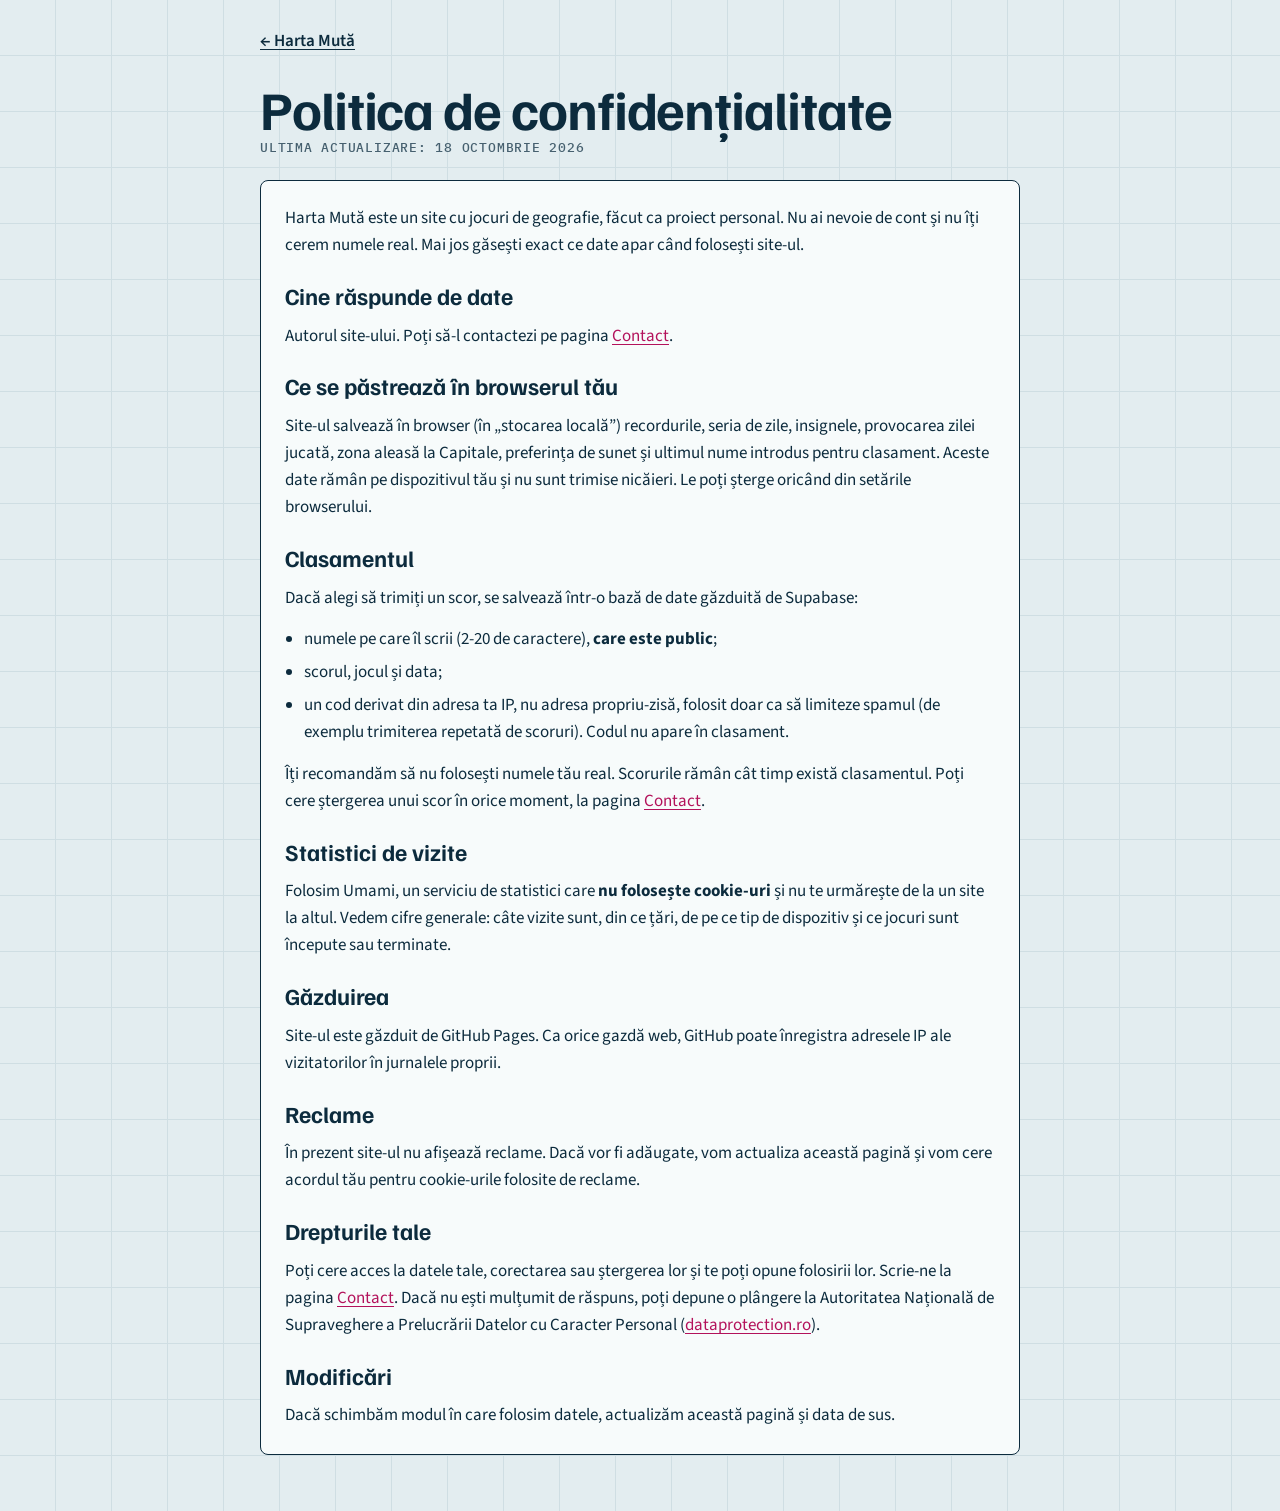
<file: confidentialitate.html>
<!doctype html>
<html lang="ro">
<head>
<meta charset="utf-8">
<meta name="viewport" content="width=device-width, initial-scale=1, viewport-fit=cover">
<title>Confidențialitate · Harta Mută</title>
<meta name="description" content="Ce date folosește site-ul Harta Mută, unde sunt păstrate și cum ceri ștergerea lor.">
<link rel="preconnect" href="https://fonts.googleapis.com">
<link rel="preconnect" href="https://fonts.gstatic.com" crossorigin>
<link rel="stylesheet" href="https://fonts.googleapis.com/css2?family=Familjen+Grotesk:wght@500;700&family=IBM+Plex+Mono:wght@400;500&family=Source+Sans+3:wght@400;600;700&display=swap">
<link rel="stylesheet" href="pagini.css">
</head>
<body>
<div class="wrap">
  <a class="back" href="./">← Harta Mută</a>
  <div>
    <h1>Politica de confidențialitate</h1>
    <p class="meta">Ultima actualizare: 18 octombrie 2026</p>
  </div>

  <div class="doc">
    <p>Harta Mută este un site cu jocuri de geografie, făcut ca proiect personal. Nu ai nevoie de cont și nu îți cerem numele real. Mai jos găsești exact ce date apar când folosești site-ul.</p>

    <h2>Cine răspunde de date</h2>
    <p>Autorul site-ului. Poți să-l contactezi pe pagina <a href="contact.html">Contact</a>.</p>

    <h2>Ce se păstrează în browserul tău</h2>
    <p>Site-ul salvează în browser (în „stocarea locală”) recordurile, seria de zile, insignele, provocarea zilei jucată, zona aleasă la Capitale, preferința de sunet și ultimul nume introdus pentru clasament. Aceste date rămân pe dispozitivul tău și nu sunt trimise nicăieri. Le poți șterge oricând din setările browserului.</p>

    <h2>Clasamentul</h2>
    <p>Dacă alegi să trimiți un scor, se salvează într-o bază de date găzduită de Supabase:</p>
    <ul>
      <li>numele pe care îl scrii (2-20 de caractere), <strong>care este public</strong>;</li>
      <li>scorul, jocul și data;</li>
      <li>un cod derivat din adresa ta IP, nu adresa propriu-zisă, folosit doar ca să limiteze spamul (de exemplu trimiterea repetată de scoruri). Codul nu apare în clasament.</li>
    </ul>
    <p>Îți recomandăm să nu folosești numele tău real. Scorurile rămân cât timp există clasamentul. Poți cere ștergerea unui scor în orice moment, la pagina <a href="contact.html">Contact</a>.</p>

    <h2>Statistici de vizite</h2>
    <p>Folosim Umami, un serviciu de statistici care <strong>nu folosește cookie-uri</strong> și nu te urmărește de la un site la altul. Vedem cifre generale: câte vizite sunt, din ce țări, de pe ce tip de dispozitiv și ce jocuri sunt începute sau terminate.</p>

    <h2>Găzduirea</h2>
    <p>Site-ul este găzduit de GitHub Pages. Ca orice gazdă web, GitHub poate înregistra adresele IP ale vizitatorilor în jurnalele proprii.</p>

    <h2>Reclame</h2>
    <p>În prezent site-ul nu afișează reclame. Dacă vor fi adăugate, vom actualiza această pagină și vom cere acordul tău pentru cookie-urile folosite de reclame.</p>

    <h2>Drepturile tale</h2>
    <p>Poți cere acces la datele tale, corectarea sau ștergerea lor și te poți opune folosirii lor. Scrie-ne la pagina <a href="contact.html">Contact</a>. Dacă nu ești mulțumit de răspuns, poți depune o plângere la Autoritatea Națională de Supraveghere a Prelucrării Datelor cu Caracter Personal (<a href="https://www.dataprotection.ro" rel="noopener">dataprotection.ro</a>).</p>

    <h2>Modificări</h2>
    <p>Dacă schimbăm modul în care folosim datele, actualizăm această pagină și data de sus.</p>
  </div>
</div>
</body>
</html>
</file>
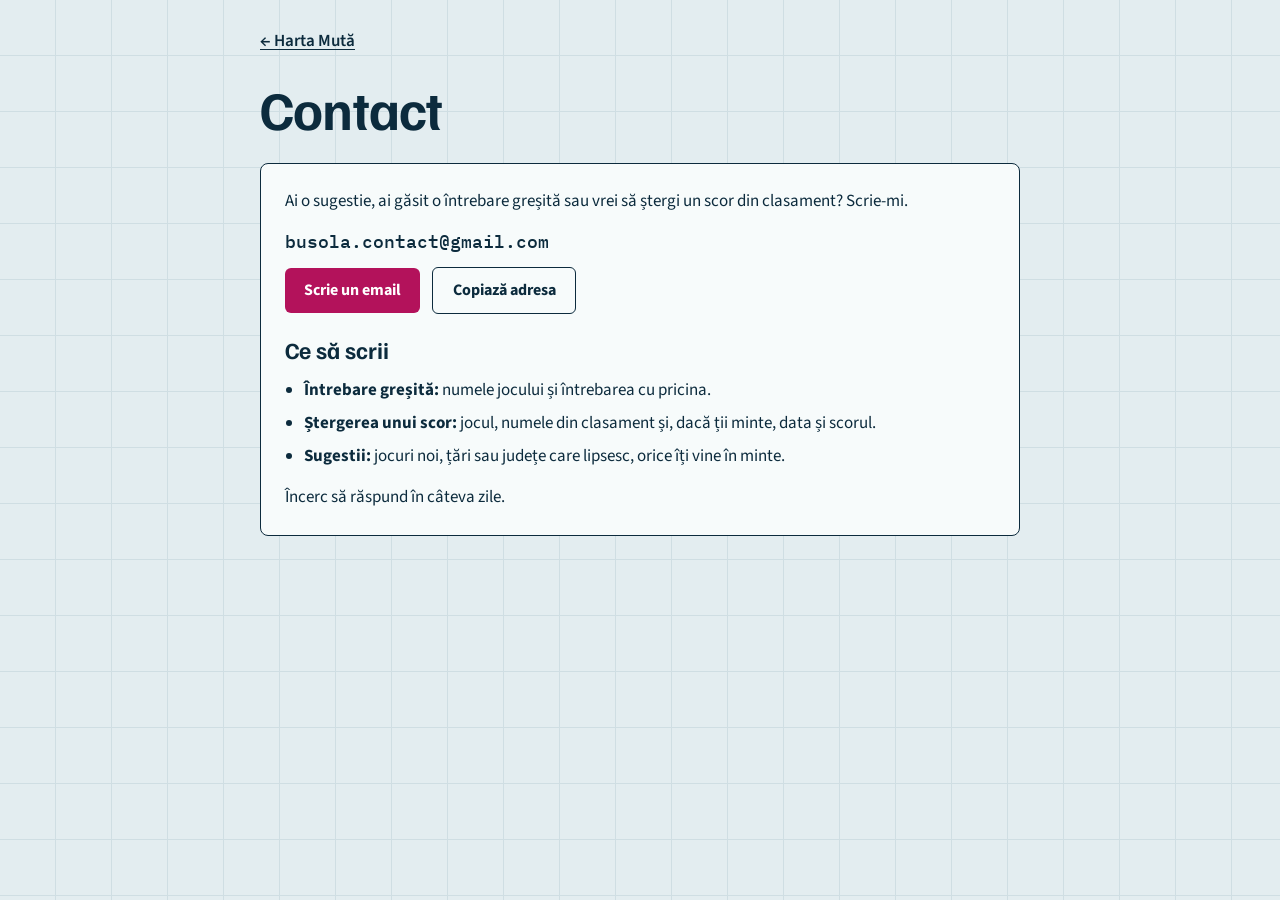
<file: contact.html>
<!doctype html>
<html lang="ro">
<head>
<meta charset="utf-8">
<meta name="viewport" content="width=device-width, initial-scale=1, viewport-fit=cover">
<title>Contact · Harta Mută</title>
<meta name="description" content="Cum poți scrie autorului site-ului Harta Mută: sugestii, greșeli în întrebări, ștergerea unui scor.">
<link rel="preconnect" href="https://fonts.googleapis.com">
<link rel="preconnect" href="https://fonts.gstatic.com" crossorigin>
<link rel="stylesheet" href="https://fonts.googleapis.com/css2?family=Familjen+Grotesk:wght@500;700&family=IBM+Plex+Mono:wght@400;500&family=Source+Sans+3:wght@400;600;700&display=swap">
<link rel="stylesheet" href="pagini.css">
</head>
<body>
<div class="wrap">
  <a class="back" href="./">← Harta Mută</a>
  <h1>Contact</h1>
  <div class="doc">
    <p>Ai o sugestie, ai găsit o întrebare greșită sau vrei să ștergi un scor din clasament? Scrie-mi.</p>
    <p class="mail" id="mail">Adresa se încarcă…</p>
    <div class="row">
      <a class="btn" id="mail-link" href="./" hidden>Scrie un email</a>
      <button class="btn ghost" id="copy" type="button" hidden>Copiază adresa</button>
      <span class="status" id="status" role="status"></span>
    </div>
    <noscript><p>Adresa de contact se afișează cu JavaScript, ca să nu fie colectată de roboți de spam. Activează JavaScript sau folosește un alt browser.</p></noscript>

    <h2>Ce să scrii</h2>
    <ul>
      <li><strong>Întrebare greșită:</strong> numele jocului și întrebarea cu pricina.</li>
      <li><strong>Ștergerea unui scor:</strong> jocul, numele din clasament și, dacă ții minte, data și scorul.</li>
      <li><strong>Sugestii:</strong> jocuri noi, țări sau județe care lipsesc, orice îți vine în minte.</li>
    </ul>
    <p>Încerc să răspund în câteva zile.</p>
  </div>
</div>
<script>
(function () {
  // Adresa e construită din bucăți, ca să fie mai greu de găsit de roboți simpli.
  var addr = ['busola', '.', 'contact', '@', 'gmail', '.', 'com'].join('');
  var box = document.getElementById('mail');
  var link = document.getElementById('mail-link');
  var copy = document.getElementById('copy');
  var status = document.getElementById('status');
  box.textContent = addr;
  link.href = 'mailto:' + addr + '?subject=' + encodeURIComponent('Harta Mută');
  link.hidden = false;
  copy.hidden = false;
  copy.addEventListener('click', function () {
    var done = function () { status.textContent = 'Adresa a fost copiată.'; };
    var fail = function () {
      var r = document.createRange(); r.selectNodeContents(box);
      var s = window.getSelection(); s.removeAllRanges(); s.addRange(r);
      status.textContent = 'Adresa e selectată. Apasă Ctrl+C.';
    };
    try {
      if (navigator.clipboard && navigator.clipboard.writeText) navigator.clipboard.writeText(addr).then(done, fail);
      else fail();
    } catch (e) { fail(); }
  });
})();
</script>
</body>
</html>
</file>
<file: pagini.css>
/* Stil comun pentru paginile Confidențialitate și Contact (aceleași culori ca în joc) */
:root {
  --sea: #E3EDF0;
  --paper: #F7FBFB;
  --ink: #0C2B3D;
  --ink-soft: #46606F;
  --rule: #CFDEE3;
  --rule-strong: #9DB6C0;
  --accent: #B3125B;
  --accent-ink: #FFFFFF;
  --f-display: 'Familjen Grotesk', 'Helvetica Neue', Arial, sans-serif;
  --f-body: 'Source Sans 3', system-ui, -apple-system, 'Segoe UI', sans-serif;
  --f-mono: 'IBM Plex Mono', ui-monospace, Menlo, Consolas, monospace;
}
@media (prefers-color-scheme: dark) {
  :root:not([data-theme="light"]) {
    --sea: #0A1B26; --paper: #11293A; --ink: #DCEAF0; --ink-soft: #8FA9B8;
    --rule: #14303F; --rule-strong: #2E5266; --accent: #F0589A; --accent-ink: #0A1B26;
    color-scheme: dark;
  }
}
:root[data-theme="dark"] {
  --sea: #0A1B26; --paper: #11293A; --ink: #DCEAF0; --ink-soft: #8FA9B8;
  --rule: #14303F; --rule-strong: #2E5266; --accent: #F0589A; --accent-ink: #0A1B26;
  color-scheme: dark;
}

* { box-sizing: border-box; }
html { color-scheme: light; }
body {
  margin: 0;
  background-color: var(--sea);
  background-image:
    linear-gradient(var(--rule) 1px, transparent 1px),
    linear-gradient(90deg, var(--rule) 1px, transparent 1px);
  background-size: 56px 56px;
  background-position: -1px -1px;
  color: var(--ink);
  font: 400 17px/1.6 var(--f-body);
  padding-block: 28px 56px;
  padding-left: max(16px, env(safe-area-inset-left, 0px));
  padding-right: max(16px, env(safe-area-inset-right, 0px));
  min-height: 100vh;
}
.wrap { max-width: 760px; margin: 0 auto; display: grid; gap: 24px; }
a { color: var(--accent); text-underline-offset: 3px; }
:focus-visible { outline: 3px solid var(--accent); outline-offset: 2px; }
h1, h2 { font-family: var(--f-display); line-height: 1.1; text-wrap: balance; margin: 0; }
h1 { font-size: clamp(2.2rem, 7vw, 3.4rem); letter-spacing: -0.02em; }
h2 { font-size: 1.45rem; margin-top: 0.6rem; }
p, ul { margin: 0; }
.back { font-weight: 600; color: var(--ink); }
.meta { font: 500 0.8rem var(--f-mono); letter-spacing: 0.06em; text-transform: uppercase; color: var(--ink-soft); }
.doc { background: var(--paper); border: 1.5px solid var(--ink); border-radius: 8px; padding: 24px; display: grid; gap: 14px; }
.doc ul { padding-left: 1.2rem; display: grid; gap: 6px; }
.doc li { overflow-wrap: anywhere; }
.mail { font: 500 1.15rem var(--f-mono); overflow-wrap: anywhere; }
.row { display: flex; gap: 12px; flex-wrap: wrap; align-items: center; }
.btn {
  border: 0; border-radius: 6px; background: var(--accent); color: var(--accent-ink);
  padding: 0.7rem 1.2rem; font: 700 1rem var(--f-body); cursor: pointer;
}
.btn.ghost { background: transparent; color: var(--ink); border: 1.5px solid var(--ink); }
.status { font: 500 0.85rem var(--f-mono); color: var(--ink-soft); }
@media (max-width: 640px) {
  body { font-size: 16px; padding-block: 20px 40px; }
  .doc { padding: 16px; }
}

a.btn { text-decoration: none; display: inline-block; }
</file>
